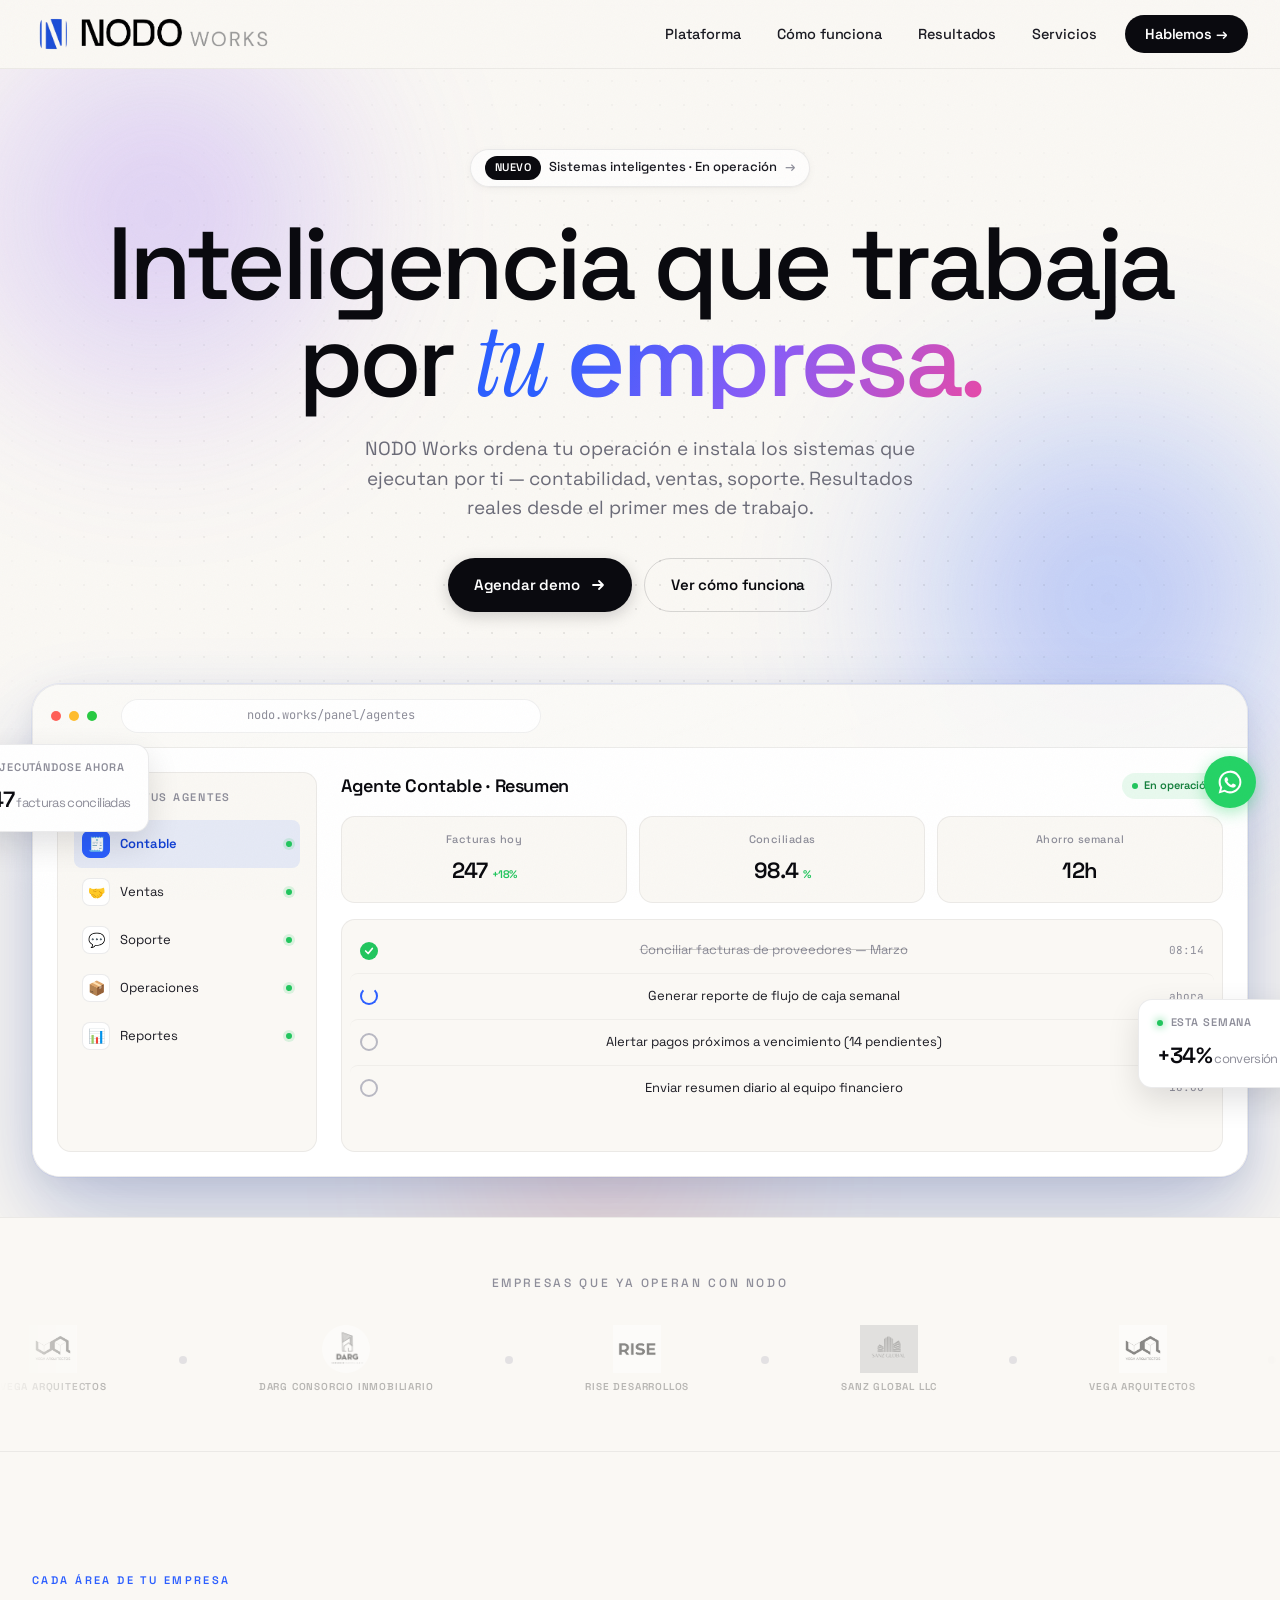
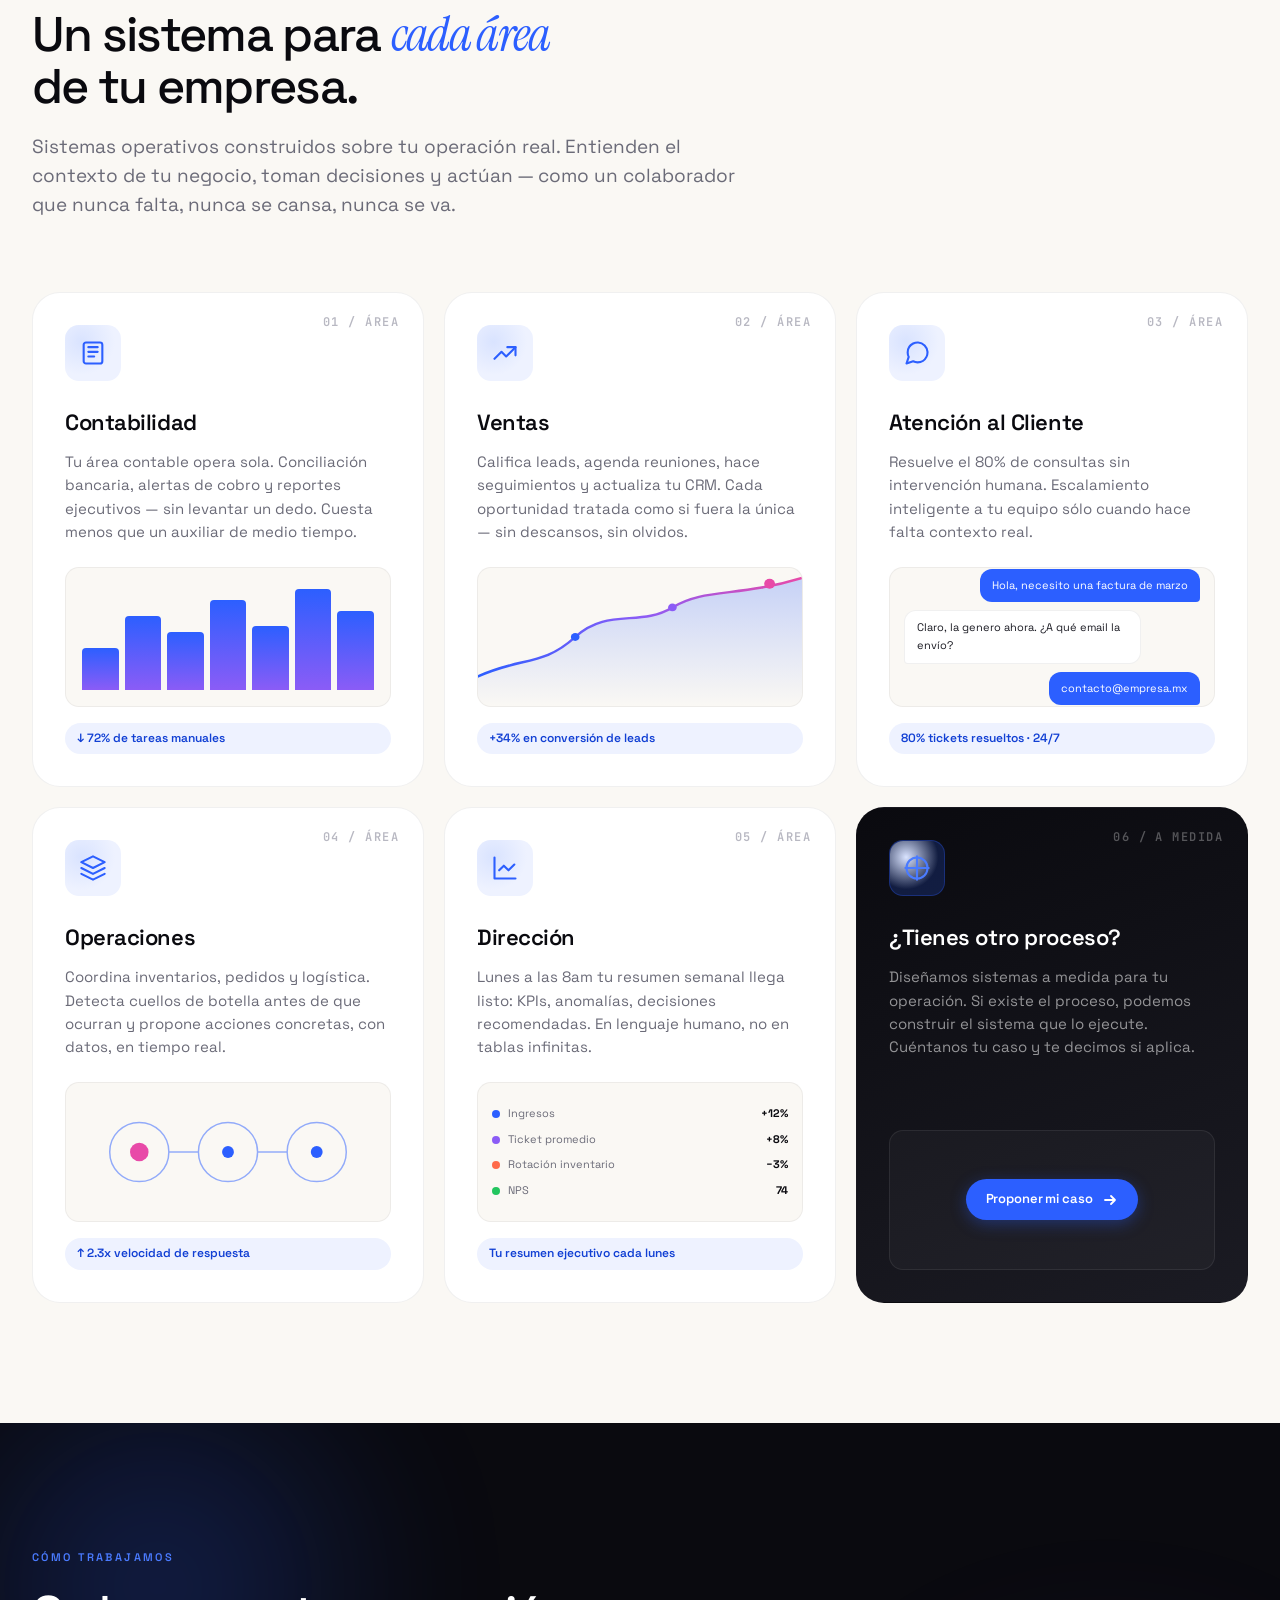
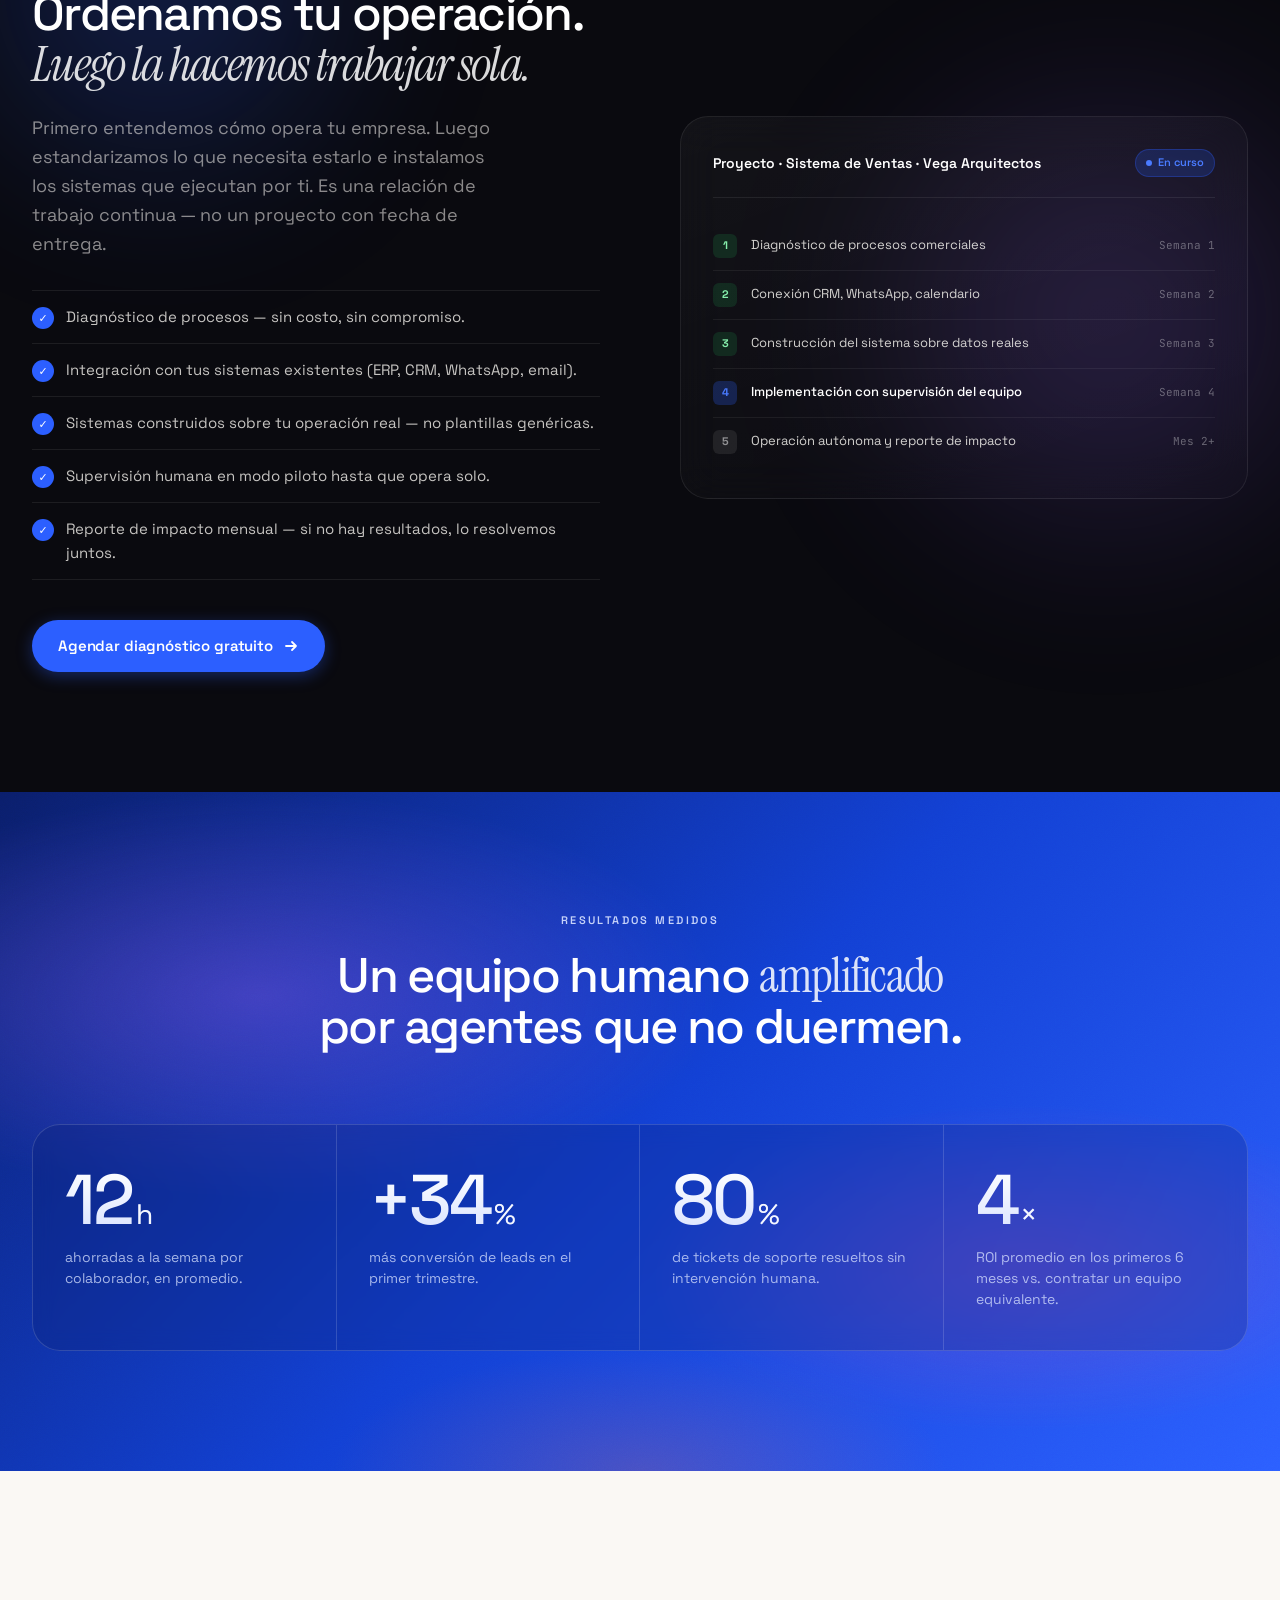
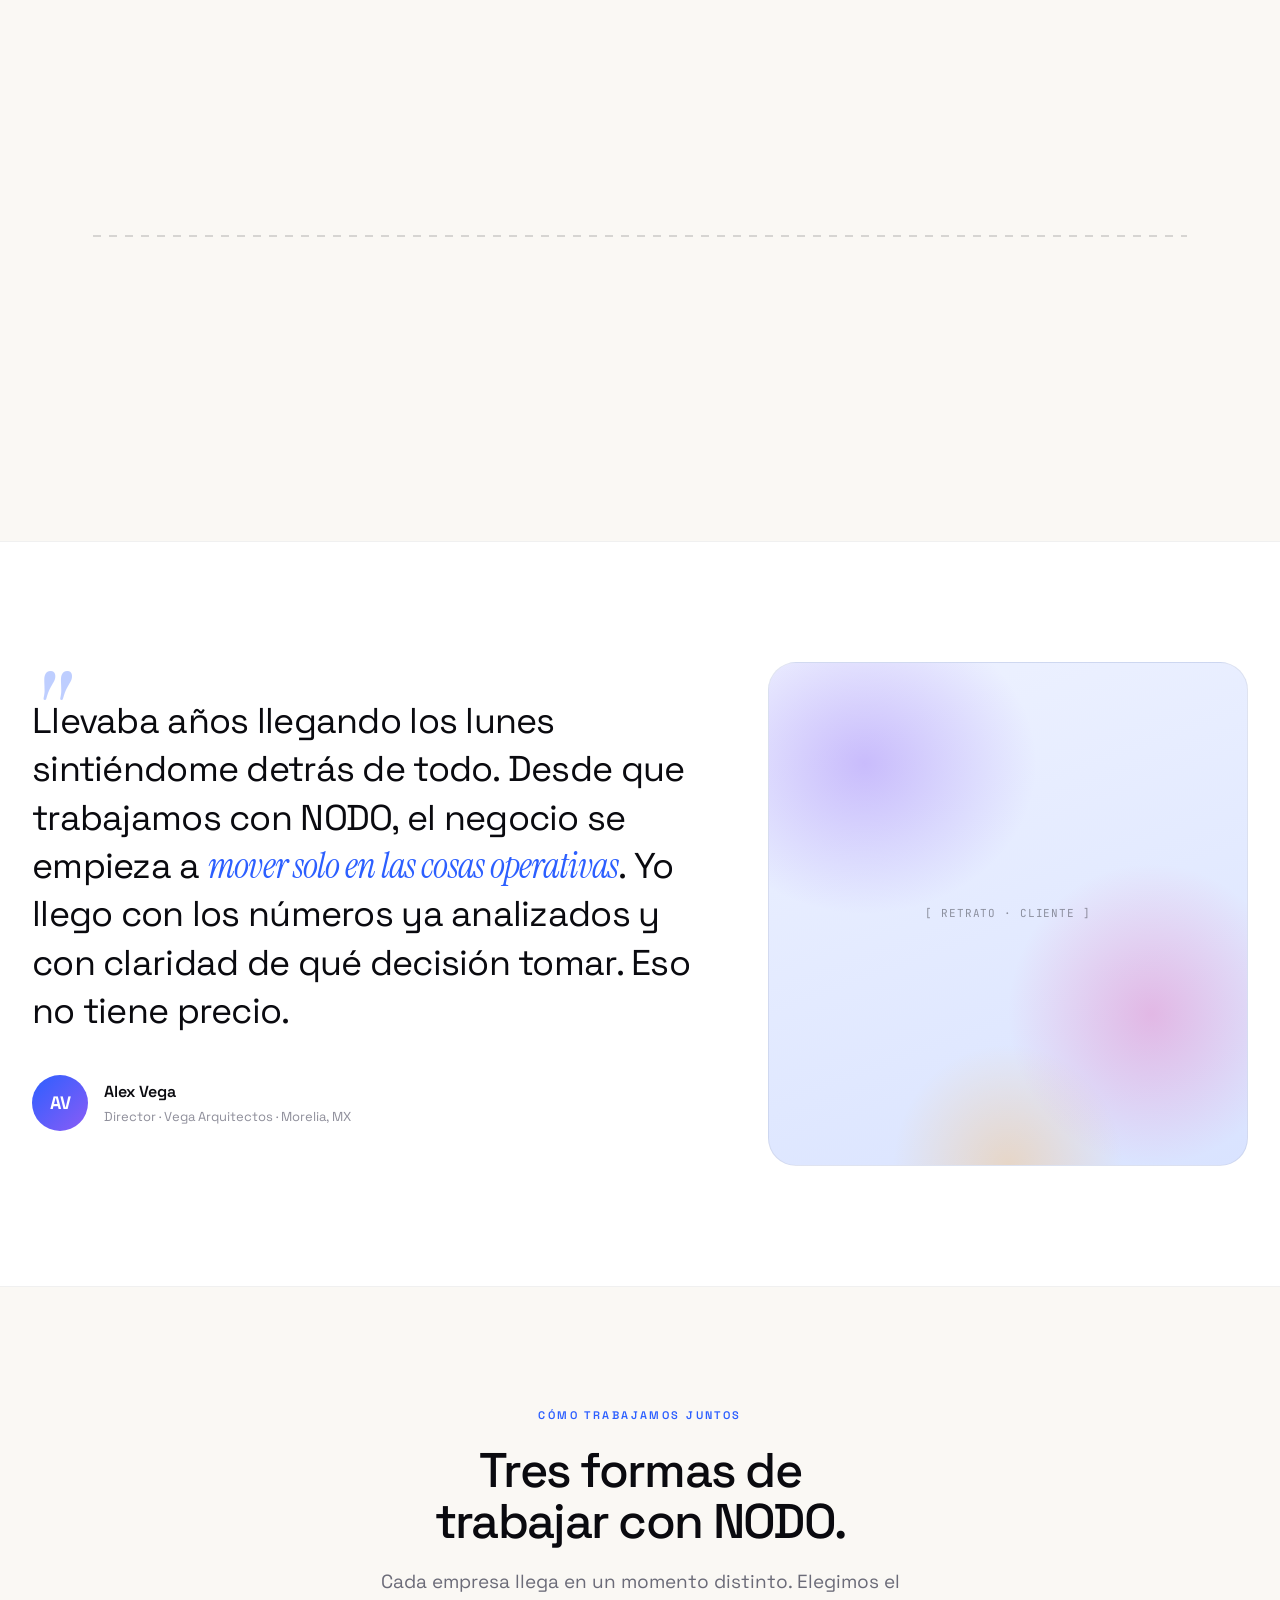
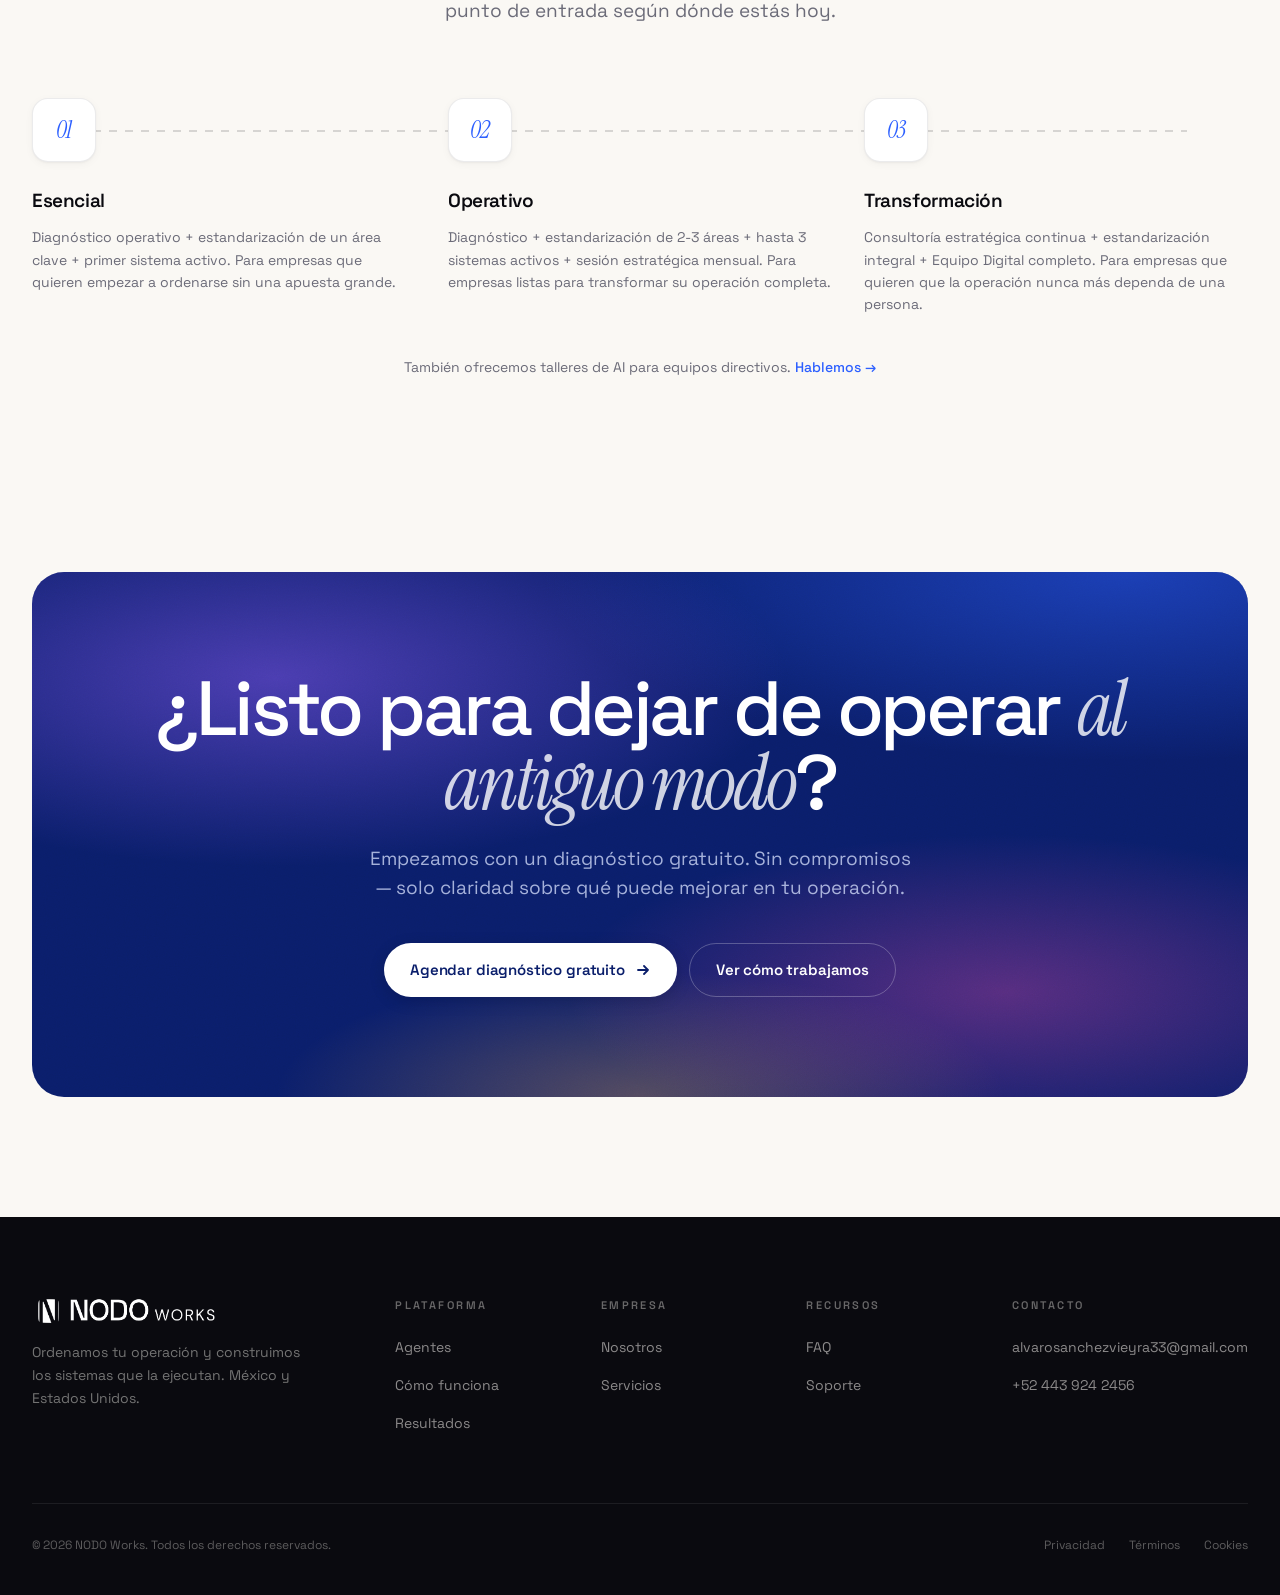
<file: index.html>
<!DOCTYPE html>
<html lang="es">
<head>
<meta charset="UTF-8" />
<meta name="viewport" content="width=device-width, initial-scale=1.0" />
<title>NODO Works — Sistemas inteligentes para tu empresa</title>
<link rel="icon" type="image/png" href="brand_assets/LOGOS/1.png" />

<link rel="preconnect" href="https://fonts.googleapis.com">
<link rel="preconnect" href="https://fonts.gstatic.com" crossorigin>
<link href="https://fonts.googleapis.com/css2?family=Space+Grotesk:wght@300;400;500;600;700&family=Instrument+Serif:ital@0;1&family=JetBrains+Mono:wght@400;500&display=swap" rel="stylesheet">

<link rel="stylesheet" href="styles.css" />
</head>
<body>

<!-- ════════════════════════════════════
     NAV
════════════════════════════════════ -->
<nav class="nav">
  <div class="nav-inner">
    <a class="nav-logo" href="#top">
      <img src="brand_assets/LOGO-PAGINA-SINFONDO.png" alt="NODO Works" style="height:36px;width:auto;display:block;" />
    </a>
    <ul class="nav-links">
      <li><a href="#agentes">Plataforma</a></li>
      <li><a href="#como">Cómo funciona</a></li>
      <li><a href="#resultados">Resultados</a></li>
      <li><a href="#tiers">Servicios</a></li>
      <li class="nav-cta-item"><a href="#cta" class="nav-cta">Hablemos →</a></li>
    </ul>
  </div>
</nav>

<!-- ════════════════════════════════════
     HERO
════════════════════════════════════ -->
<section class="hero" id="top">
  <div class="aurora">
    <div class="aurora-blob b1"></div>
    <div class="aurora-blob b2"></div>
    <div class="aurora-blob b3"></div>
  </div>
  <div class="hero-grid"></div>

  <div class="hero-inner">
    <div class="hero-badge-wrap">
      <a class="hero-badge" href="#cta">
        <span class="hero-badge-pill">NUEVO</span>
        <span>Sistemas inteligentes · En operación</span>
        <span class="hero-badge-arrow">→</span>
      </a>
    </div>

    <h1 class="display-xl hero-headline" id="heroHeadline">
      <span class="word" style="animation-delay:.1s">Inteligencia</span>
      <span class="word" style="animation-delay:.22s">que</span>
      <span class="word" style="animation-delay:.34s">trabaja</span>
      <br/>
      <span class="word" style="animation-delay:.46s">por</span>
      <span class="word accent" style="animation-delay:.58s">tu</span>
      <span class="word highlight" style="animation-delay:.70s">empresa.</span>
    </h1>

    <p class="hero-sub">
      NODO Works ordena tu operación e instala los sistemas que ejecutan por ti — contabilidad, ventas, soporte. Resultados reales desde el primer mes de trabajo.
    </p>

    <div class="hero-actions">
      <a href="#cta" class="btn btn-primary">
        Agendar demo
        <svg class="arrow" viewBox="0 0 16 16" fill="none"><path d="M3 8h10M9 4l4 4-4 4" stroke="currentColor" stroke-width="1.8" stroke-linecap="round" stroke-linejoin="round"/></svg>
      </a>
      <a href="#como" class="btn btn-ghost">Ver cómo funciona</a>
    </div>

    <!-- Product showcase mockup -->
    <div class="hero-showcase">
      <!-- Floating card 1 -->
      <div class="float-card f1">
        <div class="float-card-head"><span class="dot"></span>Ejecutándose ahora</div>
        <div class="float-card-value">247<span class="unit"> facturas conciliadas</span></div>
      </div>
      <!-- Floating card 2 -->
      <div class="float-card f2">
        <div class="float-card-head"><span class="dot" style="background:#22C55E;box-shadow:0 0 8px #22C55E"></span>Esta semana</div>
        <div class="float-card-value">+34%<span class="unit"> conversión</span></div>
      </div>

      <div class="mockup">
        <div class="mockup-chrome">
          <span class="mockup-dot"></span>
          <span class="mockup-dot"></span>
          <span class="mockup-dot"></span>
          <span class="mockup-address">nodo.works/panel/agentes</span>
        </div>
        <div class="mockup-body">
          <div class="agent-panel">
            <aside class="agent-sidebar">
              <div class="agent-sidebar-title">Tus agentes</div>
              <div class="agent-list-item active">
                <span class="agent-avatar">🧾</span>
                <span>Contable</span>
                <span class="agent-status-dot"></span>
              </div>
              <div class="agent-list-item">
                <span class="agent-avatar">🤝</span>
                <span>Ventas</span>
                <span class="agent-status-dot"></span>
              </div>
              <div class="agent-list-item">
                <span class="agent-avatar">💬</span>
                <span>Soporte</span>
                <span class="agent-status-dot"></span>
              </div>
              <div class="agent-list-item">
                <span class="agent-avatar">📦</span>
                <span>Operaciones</span>
                <span class="agent-status-dot"></span>
              </div>
              <div class="agent-list-item">
                <span class="agent-avatar">📊</span>
                <span>Reportes</span>
                <span class="agent-status-dot"></span>
              </div>
            </aside>
            <div class="agent-main">
              <div class="agent-header">
                <h3>Agente Contable · Resumen</h3>
                <span class="agent-badge"><span class="agent-badge-dot"></span>En operación</span>
              </div>
              <div class="agent-metrics">
                <div class="metric-card">
                  <div class="metric-label">Facturas hoy</div>
                  <div class="metric-value">247<span class="metric-delta">+18%</span></div>
                </div>
                <div class="metric-card">
                  <div class="metric-label">Conciliadas</div>
                  <div class="metric-value">98.4<span class="metric-delta">%</span></div>
                </div>
                <div class="metric-card">
                  <div class="metric-label">Ahorro semanal</div>
                  <div class="metric-value">12h</div>
                </div>
              </div>
              <div class="agent-tasks">
                <div class="task-row done">
                  <div class="task-check done"><svg viewBox="0 0 12 12" width="10" height="10"><path d="M2 6l3 3 5-6" stroke="white" stroke-width="2" fill="none" stroke-linecap="round" stroke-linejoin="round"/></svg></div>
                  <div class="task-text">Conciliar facturas de proveedores — Marzo</div>
                  <div class="task-time">08:14</div>
                </div>
                <div class="task-row">
                  <div class="task-check run"></div>
                  <div class="task-text">Generar reporte de flujo de caja semanal</div>
                  <div class="task-time">ahora</div>
                </div>
                <div class="task-row">
                  <div class="task-check wait"></div>
                  <div class="task-text">Alertar pagos próximos a vencimiento (14 pendientes)</div>
                  <div class="task-time">10:30</div>
                </div>
                <div class="task-row">
                  <div class="task-check wait"></div>
                  <div class="task-text">Enviar resumen diario al equipo financiero</div>
                  <div class="task-time">18:00</div>
                </div>
              </div>
            </div>
          </div>
        </div>
      </div>
    </div>
  </div>
</section>

<!-- ════════════════════════════════════
     LOGOS MARQUEE
════════════════════════════════════ -->
<div class="logos-band">
  <p class="logos-label">Empresas que ya operan con NODO</p>
  <div class="logos-marquee">
    <div class="logos-track">
      <!-- set 1 -->
      <div class="logo-item logo-item-img">
        <img src="brand_assets/CIENTES/logo-vega.png" alt="Vega Arquitectos" class="logo-img" />
        <span class="logo-name">Vega Arquitectos</span>
      </div>
      <div class="logo-item"><span class="dot"></span></div>
      <div class="logo-item logo-item-img">
        <img src="brand_assets/CIENTES/darg-consorcio.png" alt="DARG Consorcio Inmobiliario" class="logo-img" />
        <span class="logo-name">DARG Consorcio Inmobiliario</span>
      </div>
      <div class="logo-item"><span class="dot"></span></div>
      <div class="logo-item logo-item-img">
        <img src="brand_assets/CIENTES/rise.png" alt="Rise Desarrollos" class="logo-img logo-img-dark" />
        <span class="logo-name">Rise Desarrollos</span>
      </div>
      <div class="logo-item"><span class="dot"></span></div>
      <div class="logo-item logo-item-img">
        <img src="brand_assets/CIENTES/sanz-global.avif" alt="Sanz Global LLC" class="logo-img logo-img-dark" />
        <span class="logo-name">Sanz Global LLC</span>
      </div>
      <div class="logo-item"><span class="dot"></span></div>
      <!-- dup -->
      <div class="logo-item logo-item-img">
        <img src="brand_assets/CIENTES/logo-vega.png" alt="Vega Arquitectos" class="logo-img" />
        <span class="logo-name">Vega Arquitectos</span>
      </div>
      <div class="logo-item"><span class="dot"></span></div>
      <div class="logo-item logo-item-img">
        <img src="brand_assets/CIENTES/darg-consorcio.png" alt="DARG Consorcio Inmobiliario" class="logo-img" />
        <span class="logo-name">DARG Consorcio Inmobiliario</span>
      </div>
      <div class="logo-item"><span class="dot"></span></div>
      <div class="logo-item logo-item-img">
        <img src="brand_assets/CIENTES/rise.png" alt="Rise Desarrollos" class="logo-img logo-img-dark" />
        <span class="logo-name">Rise Desarrollos</span>
      </div>
      <div class="logo-item"><span class="dot"></span></div>
      <div class="logo-item logo-item-img">
        <img src="brand_assets/CIENTES/sanz-global.avif" alt="Sanz Global LLC" class="logo-img logo-img-dark" />
        <span class="logo-name">Sanz Global LLC</span>
      </div>
      <div class="logo-item"><span class="dot"></span></div>
    </div>
  </div>
</div>

<!-- ════════════════════════════════════
     AGENTES (FEATURES)
════════════════════════════════════ -->
<section class="agents-section" id="agentes">
  <div class="section">
    <div class="section-head">
      <span class="eyebrow reveal">Cada área de tu empresa</span>
      <h2 class="display-md reveal reveal-d1">Un sistema para <em style="color:var(--blue);font-style:italic;font-family:'Instrument Serif',serif;font-weight:400">cada área</em><br/>de tu empresa.</h2>
      <p class="reveal reveal-d2">Sistemas operativos construidos sobre tu operación real. Entienden el contexto de tu negocio, toman decisiones y actúan — como un colaborador que nunca falta, nunca se cansa, nunca se va.</p>
    </div>

    <div class="agents-grid">
      <!-- Contabilidad -->
      <div class="agent-card reveal">
        <span class="agent-card-number">01 / ÁREA</span>
        <div class="agent-card-icon-wrap">
          <svg viewBox="0 0 24 24" fill="none" stroke="currentColor" stroke-width="1.8" stroke-linecap="round" stroke-linejoin="round">
            <rect x="4" y="3" width="16" height="18" rx="2"/>
            <path d="M8 7h8M8 11h8M8 15h5"/>
          </svg>
        </div>
        <h3>Contabilidad</h3>
        <p>Tu área contable opera sola. Conciliación bancaria, alertas de cobro y reportes ejecutivos — sin levantar un dedo. Cuesta menos que un auxiliar de medio tiempo.</p>
        <div class="agent-card-viz">
          <div class="viz-bars">
            <div class="bar"></div><div class="bar"></div><div class="bar"></div>
            <div class="bar"></div><div class="bar"></div><div class="bar"></div>
            <div class="bar"></div>
          </div>
        </div>
        <div class="stat-chip">↓ 72% de tareas manuales</div>
      </div>

      <!-- Ventas -->
      <div class="agent-card reveal reveal-d1">
        <span class="agent-card-number">02 / ÁREA</span>
        <div class="agent-card-icon-wrap">
          <svg viewBox="0 0 24 24" fill="none" stroke="currentColor" stroke-width="1.8" stroke-linecap="round" stroke-linejoin="round">
            <path d="M3 17l6-6 4 4 8-8"/>
            <path d="M14 7h7v7"/>
          </svg>
        </div>
        <h3>Ventas</h3>
        <p>Califica leads, agenda reuniones, hace seguimientos y actualiza tu CRM. Cada oportunidad tratada como si fuera la única — sin descansos, sin olvidos.</p>
        <div class="agent-card-viz">
          <svg viewBox="0 0 300 140" preserveAspectRatio="none" style="width:100%;height:100%">
            <defs>
              <linearGradient id="lineGrad" x1="0" y1="0" x2="1" y2="0">
                <stop offset="0%" stop-color="#2C5FFF"/>
                <stop offset="50%" stop-color="#8B5CF6"/>
                <stop offset="100%" stop-color="#E84AA8"/>
              </linearGradient>
              <linearGradient id="fillGrad" x1="0" y1="0" x2="0" y2="1">
                <stop offset="0%" stop-color="#2C5FFF" stop-opacity=".25"/>
                <stop offset="100%" stop-color="#2C5FFF" stop-opacity="0"/>
              </linearGradient>
            </defs>
            <path d="M0,110 C40,90 60,100 90,70 C120,40 150,60 180,40 C210,20 240,30 300,10 L300,140 L0,140 Z" fill="url(#fillGrad)"/>
            <path d="M0,110 C40,90 60,100 90,70 C120,40 150,60 180,40 C210,20 240,30 300,10" fill="none" stroke="url(#lineGrad)" stroke-width="2.5" stroke-linecap="round"/>
            <circle cx="90" cy="70" r="4" fill="#2C5FFF"/>
            <circle cx="180" cy="40" r="4" fill="#8B5CF6"/>
            <circle cx="270" cy="16" r="5" fill="#E84AA8"/>
          </svg>
        </div>
        <div class="stat-chip">+34% en conversión de leads</div>
      </div>

      <!-- Atención al Cliente -->
      <div class="agent-card reveal reveal-d2">
        <span class="agent-card-number">03 / ÁREA</span>
        <div class="agent-card-icon-wrap">
          <svg viewBox="0 0 24 24" fill="none" stroke="currentColor" stroke-width="1.8" stroke-linecap="round" stroke-linejoin="round">
            <path d="M21 11.5a8.38 8.38 0 0 1-.9 3.8 8.5 8.5 0 0 1-7.6 4.7 8.38 8.38 0 0 1-3.8-.9L3 21l1.9-5.7a8.38 8.38 0 0 1-.9-3.8 8.5 8.5 0 0 1 4.7-7.6 8.38 8.38 0 0 1 3.8-.9h.5a8.48 8.48 0 0 1 8 8v.5z"/>
          </svg>
        </div>
        <h3>Atención al Cliente</h3>
        <p>Resuelve el 80% de consultas sin intervención humana. Escalamiento inteligente a tu equipo sólo cuando hace falta contexto real.</p>
        <div class="agent-card-viz">
          <div class="viz-stream">
            <div class="msg-bubble user">Hola, necesito una factura de marzo</div>
            <div class="msg-bubble agent">Claro, la genero ahora. ¿A qué email la envío?</div>
            <div class="msg-bubble user">contacto@empresa.mx</div>
          </div>
        </div>
        <div class="stat-chip">80% tickets resueltos · 24/7</div>
      </div>

      <!-- Operaciones -->
      <div class="agent-card reveal">
        <span class="agent-card-number">04 / ÁREA</span>
        <div class="agent-card-icon-wrap">
          <svg viewBox="0 0 24 24" fill="none" stroke="currentColor" stroke-width="1.8" stroke-linecap="round" stroke-linejoin="round">
            <path d="M12 2L2 7l10 5 10-5-10-5z"/>
            <path d="M2 17l10 5 10-5M2 12l10 5 10-5"/>
          </svg>
        </div>
        <h3>Operaciones</h3>
        <p>Coordina inventarios, pedidos y logística. Detecta cuellos de botella antes de que ocurran y propone acciones concretas, con datos, en tiempo real.</p>
        <div class="agent-card-viz">
          <svg viewBox="0 0 300 140" style="width:100%;height:100%">
            <g fill="none" stroke="#2C5FFF" stroke-width="1.5" opacity=".5">
              <circle cx="60" cy="70" r="30"/>
              <circle cx="150" cy="70" r="30"/>
              <circle cx="240" cy="70" r="30"/>
              <line x1="90" y1="70" x2="120" y2="70"/>
              <line x1="180" y1="70" x2="210" y2="70"/>
            </g>
            <g fill="#2C5FFF">
              <circle cx="60" cy="70" r="6"/>
              <circle cx="150" cy="70" r="6"/>
              <circle cx="240" cy="70" r="6"/>
            </g>
            <g fill="#E84AA8"><circle cx="60" cy="70" r="3"><animate attributeName="r" values="3;10;3" dur="2s" repeatCount="indefinite"/></circle></g>
          </svg>
        </div>
        <div class="stat-chip">↑ 2.3x velocidad de respuesta</div>
      </div>

      <!-- Dirección -->
      <div class="agent-card reveal reveal-d1">
        <span class="agent-card-number">05 / ÁREA</span>
        <div class="agent-card-icon-wrap">
          <svg viewBox="0 0 24 24" fill="none" stroke="currentColor" stroke-width="1.8" stroke-linecap="round" stroke-linejoin="round">
            <path d="M3 3v18h18"/>
            <path d="M7 14l4-4 4 4 5-5"/>
          </svg>
        </div>
        <h3>Dirección</h3>
        <p>Lunes a las 8am tu resumen semanal llega listo: KPIs, anomalías, decisiones recomendadas. En lenguaje humano, no en tablas infinitas.</p>
        <div class="agent-card-viz" style="padding:14px">
          <div style="display:flex;flex-direction:column;gap:8px;height:100%;justify-content:center;">
            <div style="display:flex;align-items:center;gap:8px;font-size:11px;color:var(--gray-6)">
              <span style="width:8px;height:8px;border-radius:50%;background:var(--blue)"></span>
              <span style="flex:1">Ingresos</span><strong style="color:var(--ink)">+12%</strong>
            </div>
            <div style="display:flex;align-items:center;gap:8px;font-size:11px;color:var(--gray-6)">
              <span style="width:8px;height:8px;border-radius:50%;background:var(--aurora-violet)"></span>
              <span style="flex:1">Ticket promedio</span><strong style="color:var(--ink)">+8%</strong>
            </div>
            <div style="display:flex;align-items:center;gap:8px;font-size:11px;color:var(--gray-6)">
              <span style="width:8px;height:8px;border-radius:50%;background:var(--aurora-coral)"></span>
              <span style="flex:1">Rotación inventario</span><strong style="color:var(--ink)">−3%</strong>
            </div>
            <div style="display:flex;align-items:center;gap:8px;font-size:11px;color:var(--gray-6)">
              <span style="width:8px;height:8px;border-radius:50%;background:#22C55E"></span>
              <span style="flex:1">NPS</span><strong style="color:var(--ink)">74</strong>
            </div>
          </div>
        </div>
        <div class="stat-chip">Tu resumen ejecutivo cada lunes</div>
      </div>

      <!-- Agente personalizado -->
      <div class="agent-card reveal reveal-d2" style="background:linear-gradient(160deg,var(--ink),var(--ink-soft));color:var(--white);border-color:transparent;">
        <span class="agent-card-number" style="color:rgba(255,255,255,.3)">06 / A MEDIDA</span>
        <div class="agent-card-icon-wrap" style="background:rgba(44,95,255,.2);border:1px solid rgba(44,95,255,.3)">
          <svg viewBox="0 0 24 24" fill="none" stroke="var(--blue-vivid)" stroke-width="1.8" stroke-linecap="round" stroke-linejoin="round">
            <path d="M12 2v20M2 12h20"/>
            <circle cx="12" cy="12" r="9"/>
          </svg>
        </div>
        <h3 style="color:white">¿Tienes otro proceso?</h3>
        <p style="color:rgba(255,255,255,.55)">Diseñamos sistemas a medida para tu operación. Si existe el proceso, podemos construir el sistema que lo ejecute. Cuéntanos tu caso y te decimos si aplica.</p>
        <div class="agent-card-viz" style="background:rgba(255,255,255,.03);border-color:rgba(255,255,255,.08);display:flex;align-items:center;justify-content:center;">
          <a href="#cta" class="btn btn-blue" style="padding:10px 20px;font-size:13px">
            Proponer mi caso
            <svg class="arrow" viewBox="0 0 16 16" fill="none"><path d="M3 8h10M9 4l4 4-4 4" stroke="currentColor" stroke-width="1.8" stroke-linecap="round" stroke-linejoin="round"/></svg>
          </a>
        </div>
      </div>
    </div>
  </div>
</section>

<!-- ════════════════════════════════════
     SPLIT DARK — WORKFLOW
════════════════════════════════════ -->
<section class="split-dark" id="como">
  <div class="aurora">
    <div class="aurora-blob b1" style="background:radial-gradient(circle, var(--blue) , transparent 70%);opacity:.3"></div>
    <div class="aurora-blob b2" style="background:radial-gradient(circle, var(--aurora-violet), transparent 70%);opacity:.25"></div>
  </div>
  <div class="split-dark-inner">
    <div class="reveal">
      <span class="eyebrow">Cómo trabajamos</span>
      <h2 class="display-md">Ordenamos tu operación.<br/><em style="font-family:'Instrument Serif',serif;font-style:italic;font-weight:400;color:rgba(255,255,255,.85)">Luego la hacemos trabajar sola.</em></h2>
      <p>Primero entendemos cómo opera tu empresa. Luego estandarizamos lo que necesita estarlo e instalamos los sistemas que ejecutan por ti. Es una relación de trabajo continua — no un proyecto con fecha de entrega.</p>
      <ul class="feature-list">
        <li><span class="feature-list-check">✓</span>Diagnóstico de procesos — sin costo, sin compromiso.</li>
        <li><span class="feature-list-check">✓</span>Integración con tus sistemas existentes (ERP, CRM, WhatsApp, email).</li>
        <li><span class="feature-list-check">✓</span>Sistemas construidos sobre tu operación real — no plantillas genéricas.</li>
        <li><span class="feature-list-check">✓</span>Supervisión humana en modo piloto hasta que opera solo.</li>
        <li><span class="feature-list-check">✓</span>Reporte de impacto mensual — si no hay resultados, lo resolvemos juntos.</li>
      </ul>
      <a href="https://wa.me/524439242456" target="_blank" rel="noopener" class="btn btn-blue">
        Agendar diagnóstico gratuito
        <svg class="arrow" viewBox="0 0 16 16" fill="none"><path d="M3 8h10M9 4l4 4-4 4" stroke="currentColor" stroke-width="1.8" stroke-linecap="round" stroke-linejoin="round"/></svg>
      </a>
    </div>

    <div class="workflow-viz reveal reveal-d2">
      <div class="workflow-header">
        <div class="workflow-title">Proyecto · Sistema de Ventas · Vega Arquitectos</div>
        <div class="workflow-status"><span class="dot"></span>En curso</div>
      </div>
      <div class="workflow-step done">
        <div class="workflow-step-num">1</div>
        <div class="workflow-step-text">Diagnóstico de procesos comerciales</div>
        <div class="workflow-step-time">Semana 1</div>
      </div>
      <div class="workflow-step done">
        <div class="workflow-step-num">2</div>
        <div class="workflow-step-text">Conexión CRM, WhatsApp, calendario</div>
        <div class="workflow-step-time">Semana 2</div>
      </div>
      <div class="workflow-step done">
        <div class="workflow-step-num">3</div>
        <div class="workflow-step-text">Construcción del sistema sobre datos reales</div>
        <div class="workflow-step-time">Semana 3</div>
      </div>
      <div class="workflow-step active">
        <div class="workflow-step-num">4</div>
        <div class="workflow-step-text">Implementación con supervisión del equipo</div>
        <div class="workflow-step-time">Semana 4</div>
      </div>
      <div class="workflow-step">
        <div class="workflow-step-num">5</div>
        <div class="workflow-step-text">Operación autónoma y reporte de impacto</div>
        <div class="workflow-step-time">Mes 2+</div>
      </div>
    </div>
  </div>
</section>

<!-- ════════════════════════════════════
     STATS BAND
════════════════════════════════════ -->
<section class="stats-band" id="resultados">
  <div class="stats-inner">
    <div class="stats-heading reveal">
      <span class="eyebrow">Resultados medidos</span>
      <h2 class="display-md">Un equipo humano <em>amplificado</em><br/>por agentes que no duermen.</h2>
    </div>
    <div class="stats-grid reveal reveal-d1">
      <div class="stat-item">
        <div class="stat-num" data-count="12">12<span class="unit">h</span></div>
        <div class="stat-desc">ahorradas a la semana por colaborador, en promedio.</div>
      </div>
      <div class="stat-item">
        <div class="stat-num" data-count="34">+34<span class="unit">%</span></div>
        <div class="stat-desc">más conversión de leads en el primer trimestre.</div>
      </div>
      <div class="stat-item">
        <div class="stat-num" data-count="80">80<span class="unit">%</span></div>
        <div class="stat-desc">de tickets de soporte resueltos sin intervención humana.</div>
      </div>
      <div class="stat-item">
        <div class="stat-num">4<span class="unit">×</span></div>
        <div class="stat-desc">ROI promedio en los primeros 6 meses vs. contratar un equipo equivalente.</div>
      </div>
    </div>
  </div>
</section>

<!-- ════════════════════════════════════
     HOW IT WORKS — TIMELINE
════════════════════════════════════ -->
<section class="how-section">
  <div class="section">
    <div class="section-head centered">
      <span class="eyebrow reveal">El proceso</span>
      <h2 class="display-md reveal reveal-d1">Cuatro pasos.<br/>Cero ambigüedad.</h2>
    </div>

    <div class="how-timeline">
      <div class="how-step reveal">
        <div class="how-step-num">01</div>
        <h4>Descubrimiento</h4>
        <p>Nos sentamos contigo, mapeamos procesos y encontramos dónde hay fricción que un agente puede resolver. Sin humo.</p>
      </div>
      <div class="how-step reveal reveal-d1">
        <div class="how-step-num">02</div>
        <h4>Diseño del sistema</h4>
        <p>Definimos qué se estandariza primero, qué sistemas se instalan y cómo se conectan con las herramientas que ya usas en tu día a día.</p>
      </div>
      <div class="how-step reveal reveal-d2">
        <div class="how-step-num">03</div>
        <h4>Implementación supervisada</h4>
        <p>El sistema opera acompañado por tu equipo. Afinamos reglas, excepciones y flujos hasta que funciona como un colaborador experto.</p>
      </div>
      <div class="how-step reveal reveal-d3">
        <div class="how-step-num">04</div>
        <h4>Operación continua</h4>
        <p>Se queda trabajando para ti. Reportamos ahorro e impacto cada mes. Añadimos agentes nuevos cuando estás listo.</p>
      </div>
    </div>
  </div>
</section>

<!-- ════════════════════════════════════
     TESTIMONIAL
════════════════════════════════════ -->
<section class="testimonial" id="historias">
  <div class="testimonial-inner">
    <div class="reveal">
      <p class="testimonial-quote">
        Llevaba años llegando los lunes sintiéndome detrás de todo. Desde que trabajamos con NODO, el negocio se empieza a <em>mover solo en las cosas operativas</em>. Yo llego con los números ya analizados y con claridad de qué decisión tomar. Eso no tiene precio.
      </p>
      <div class="testimonial-author">
        <div class="testimonial-avatar">AV</div>
        <div class="testimonial-author-info">
          <h5>Alex Vega</h5>
          <p>Director · Vega Arquitectos · Morelia, MX</p>
        </div>
      </div>
    </div>
    <div class="testimonial-visual reveal reveal-d2">
      <div class="testimonial-visual-placeholder">[ RETRATO · CLIENTE ]</div>
    </div>
  </div>
</section>

<!-- ════════════════════════════════════
     TIERS
════════════════════════════════════ -->
<section class="how-section" id="tiers">
  <div class="section">
    <div class="section-head centered">
      <span class="eyebrow reveal">Cómo trabajamos juntos</span>
      <h2 class="display-md reveal reveal-d1">Tres formas de<br/>trabajar con NODO.</h2>
      <p class="reveal reveal-d2" style="max-width:540px;margin:0 auto 56px;">Cada empresa llega en un momento distinto. Elegimos el punto de entrada según dónde estás hoy.</p>
    </div>
    <div class="how-timeline" style="grid-template-columns:repeat(3,1fr);">
      <div class="how-step reveal">
        <div class="how-step-num">01</div>
        <h4>Esencial</h4>
        <p>Diagnóstico operativo + estandarización de un área clave + primer sistema activo. Para empresas que quieren empezar a ordenarse sin una apuesta grande.</p>
      </div>
      <div class="how-step reveal reveal-d1">
        <div class="how-step-num">02</div>
        <h4>Operativo</h4>
        <p>Diagnóstico + estandarización de 2-3 áreas + hasta 3 sistemas activos + sesión estratégica mensual. Para empresas listas para transformar su operación completa.</p>
      </div>
      <div class="how-step reveal reveal-d2">
        <div class="how-step-num">03</div>
        <h4>Transformación</h4>
        <p>Consultoría estratégica continua + estandarización integral + Equipo Digital completo. Para empresas que quieren que la operación nunca más dependa de una persona.</p>
      </div>
    </div>
    <p class="reveal" style="text-align:center;margin-top:40px;font-size:14px;color:var(--gray-6);">
      También ofrecemos talleres de AI para equipos directivos. <a href="#cta" style="color:var(--blue);text-decoration:none;font-weight:500;">Hablemos →</a>
    </p>
  </div>
</section>


<!-- ════════════════════════════════════
     CTA BIG
════════════════════════════════════ -->
<section class="cta-big" id="cta">
  <div class="cta-card reveal">
    <h2>¿Listo para dejar de operar <em>al antiguo modo</em>?</h2>
    <p>Empezamos con un diagnóstico gratuito. Sin compromisos — solo claridad sobre qué puede mejorar en tu operación.</p>
    <div class="cta-card-actions">
      <a href="https://wa.me/524439242456" target="_blank" rel="noopener" class="btn btn-white">
        Agendar diagnóstico gratuito
        <svg class="arrow" viewBox="0 0 16 16" fill="none"><path d="M3 8h10M9 4l4 4-4 4" stroke="currentColor" stroke-width="1.8" stroke-linecap="round" stroke-linejoin="round"/></svg>
      </a>
      <a href="#tiers" class="btn btn-outline-light">Ver cómo trabajamos</a>
    </div>
  </div>
</section>

<!-- ════════════════════════════════════
     FOOTER
════════════════════════════════════ -->
<footer>
  <div class="footer-inner">
    <div class="footer-top">
      <div class="footer-brand">
        <a class="footer-logo" href="/">
          <img src="brand_assets/LOGO-PAGINA-SINFONDO.png" alt="NODO Works" style="height:28px;width:auto;display:block;filter:brightness(0) invert(1);" />
        </a>
        <p>Ordenamos tu operación y construimos los sistemas que la ejecutan. México y Estados Unidos.</p>
      </div>
      <div>
        <div class="footer-col-title">Plataforma</div>
        <ul class="footer-links">
          <li><a href="#agentes">Agentes</a></li>
          <li><a href="#como">Cómo funciona</a></li>
          <li><a href="#resultados">Resultados</a></li>
        </ul>
      </div>
      <div>
        <div class="footer-col-title">Empresa</div>
        <ul class="footer-links">
          <li><a href="/nosotros">Nosotros</a></li>
          <li><a href="#tiers">Servicios</a></li>
        </ul>
      </div>
      <div>
        <div class="footer-col-title">Recursos</div>
        <ul class="footer-links">
          <li><a href="/faq">FAQ</a></li>
          <li><a href="https://wa.me/524439242456" target="_blank" rel="noopener">Soporte</a></li>
        </ul>
      </div>
      <div>
        <div class="footer-col-title">Contacto</div>
        <ul class="footer-links">
          <li><a href="mailto:alvarosanchezvieyra33@gmail.com">alvarosanchezvieyra33@gmail.com</a></li>
          <li><a href="https://wa.me/524439242456">+52 443 924 2456</a></li>
        </ul>
      </div>
    </div>
    <div class="footer-bottom">
      <div>© 2026 NODO Works. Todos los derechos reservados.</div>
      <div style="display:flex;gap:24px">
        <a href="/legal">Privacidad</a>
        <a href="/legal#terminos">Términos</a>
        <a href="/legal">Cookies</a>
      </div>
    </div>
  </div>
</footer>

<!-- WhatsApp FAB -->
<a href="https://wa.me/524439242456" target="_blank" rel="noopener" class="whatsapp-fab" aria-label="WhatsApp">
  <svg viewBox="0 0 32 32" fill="currentColor"><path d="M25.9 6.1A13.9 13.9 0 0 0 16 2C8.3 2 2 8.3 2 16c0 2.5.6 4.8 1.8 7L2 30l7.2-1.9A14 14 0 0 0 16 30c7.7 0 14-6.3 14-14 0-3.7-1.5-7.3-4.1-9.9zM16 27.5c-2.1 0-4.2-.6-6-1.7l-.4-.2-4.3 1.1 1.2-4.2-.3-.5A11.5 11.5 0 0 1 4.5 16c0-6.3 5.1-11.5 11.5-11.5 3.1 0 6 1.2 8.2 3.4a11.5 11.5 0 0 1 3.4 8.1c0 6.3-5.2 11.5-11.6 11.5zm6.3-8.6c-.3-.2-2-1-2.3-1.1-.3-.1-.5-.2-.8.2-.2.3-.9 1.1-1.1 1.3-.2.2-.4.2-.7.1-.3-.2-1.4-.5-2.7-1.6-1-.9-1.7-2-1.9-2.3-.2-.3 0-.5.1-.7l.5-.5c.2-.2.2-.3.4-.5.1-.2.1-.4 0-.5 0-.1-.8-1.8-1-2.5-.3-.7-.6-.6-.8-.6-.2 0-.4 0-.6 0-.2 0-.6.1-.9.4-.3.3-1.2 1.1-1.2 2.8s1.2 3.3 1.4 3.5c.2.2 2.4 3.7 5.9 5.2.8.3 1.4.5 1.9.7.8.2 1.5.2 2.1.1.7-.1 2-.8 2.3-1.6.3-.8.3-1.4.2-1.6-.1-.1-.3-.2-.6-.3z"/></svg>
</a>

<!-- Tweaks toggle & panel -->
<button class="tweaks-toggle" id="tweaksToggle" aria-label="Tweaks">
  <svg width="20" height="20" viewBox="0 0 24 24" fill="none" stroke="currentColor" stroke-width="2" stroke-linecap="round" stroke-linejoin="round">
    <circle cx="12" cy="12" r="3"/>
    <path d="M19.4 15a1.65 1.65 0 0 0 .33 1.82l.06.06a2 2 0 1 1-2.83 2.83l-.06-.06a1.65 1.65 0 0 0-1.82-.33 1.65 1.65 0 0 0-1 1.51V21a2 2 0 0 1-4 0v-.09A1.65 1.65 0 0 0 9 19.4a1.65 1.65 0 0 0-1.82.33l-.06.06a2 2 0 1 1-2.83-2.83l.06-.06a1.65 1.65 0 0 0 .33-1.82 1.65 1.65 0 0 0-1.51-1H3a2 2 0 0 1 0-4h.09A1.65 1.65 0 0 0 4.6 9a1.65 1.65 0 0 0-.33-1.82l-.06-.06a2 2 0 1 1 2.83-2.83l.06.06a1.65 1.65 0 0 0 1.82.33H9a1.65 1.65 0 0 0 1-1.51V3a2 2 0 0 1 4 0v.09a1.65 1.65 0 0 0 1 1.51 1.65 1.65 0 0 0 1.82-.33l.06-.06a2 2 0 1 1 2.83 2.83l-.06.06a1.65 1.65 0 0 0-.33 1.82V9a1.65 1.65 0 0 0 1.51 1H21a2 2 0 0 1 0 4h-.09a1.65 1.65 0 0 0-1.51 1z"/>
  </svg>
</button>

<div class="tweaks-panel" id="tweaksPanel">
  <div class="tweaks-head">
    <h4>Tweaks</h4>
    <button id="tweaksClose">×</button>
  </div>
  <div class="tweaks-body">
    <div class="tweak-group">
      <span class="tweak-label">Hero variant</span>
      <div class="tweak-options" data-tweak="hero">
        <button class="tweak-opt active" data-value="default">Split — asymmetric</button>
        <button class="tweak-opt" data-value="centered">Centered</button>
      </div>
    </div>
    <div class="tweak-group">
      <span class="tweak-label">Color principal</span>
      <div class="tweak-swatches" data-tweak="theme">
        <div class="tweak-swatch active" data-value="blue" style="background:#2C5FFF"></div>
        <div class="tweak-swatch" data-value="violet" style="background:#6D4AFF"></div>
        <div class="tweak-swatch" data-value="teal" style="background:#00A3A3"></div>
        <div class="tweak-swatch" data-value="midnight" style="background:#050514"></div>
      </div>
    </div>
    <div class="tweak-group">
      <span class="tweak-label">Densidad</span>
      <div class="tweak-options" data-tweak="density">
        <button class="tweak-opt" data-value="dense">Dense</button>
        <button class="tweak-opt active" data-value="default">Default</button>
        <button class="tweak-opt" data-value="airy">Airy</button>
      </div>
    </div>
    <div class="tweak-group">
      <span class="tweak-label">Aurora</span>
      <div class="tweak-options" data-tweak="aurora">
        <button class="tweak-opt active" data-value="on">On</button>
        <button class="tweak-opt" data-value="off">Off</button>
      </div>
    </div>
    <div class="tweak-group">
      <span class="tweak-label">Badge headline</span>
      <div class="tweak-options" data-tweak="badge">
        <button class="tweak-opt active" data-value="nuevo">NUEVO · NODO Lab</button>
        <button class="tweak-opt" data-value="evento">NODO GO 2026</button>
        <button class="tweak-opt" data-value="ai">AI · Ya disponible</button>
      </div>
    </div>
    <div class="tweak-group">
      <span class="tweak-label">Stat highlight</span>
      <div class="tweak-options" data-tweak="accent">
        <button class="tweak-opt active" data-value="violet">Aurora violet</button>
        <button class="tweak-opt" data-value="coral">Aurora coral</button>
        <button class="tweak-opt" data-value="cyan">Aurora cyan</button>
      </div>
    </div>
  </div>
</div>

<script>
/* Intersection reveal */
const io = new IntersectionObserver((entries) => {
  entries.forEach(e => {
    if (e.isIntersecting) {
      e.target.classList.add('visible');
      io.unobserve(e.target);
    }
  });
}, { threshold: 0.15 });
document.querySelectorAll('.reveal').forEach(el => io.observe(el));

/* Count-up stats */
const countObs = new IntersectionObserver((entries) => {
  entries.forEach(e => {
    if (e.isIntersecting) {
      const el = e.target;
      const target = parseInt(el.dataset.count, 10);
      const unit = el.querySelector('.unit')?.outerHTML || '';
      const prefix = el.textContent.trim().startsWith('+') ? '+' : '';
      let start = 0;
      const dur = 1400;
      const t0 = performance.now();
      const tick = (now) => {
        const p = Math.min(1, (now - t0) / dur);
        const eased = 1 - Math.pow(1 - p, 3);
        const val = Math.round(start + (target - start) * eased);
        el.innerHTML = prefix + val + unit;
        if (p < 1) requestAnimationFrame(tick);
      };
      requestAnimationFrame(tick);
      countObs.unobserve(el);
    }
  });
}, { threshold: 0.5 });
document.querySelectorAll('.stat-num[data-count]').forEach(el => countObs.observe(el));

/* Edit-mode defaults */
const TWEAK_DEFAULTS = /*EDITMODE-BEGIN*/{
  "hero": "centered",
  "theme": "blue",
  "density": "default",
  "aurora": "on",
  "badge": "nuevo",
  "accent": "violet"
}/*EDITMODE-END*/;

const state = { ...TWEAK_DEFAULTS };

function applyState() {
  document.body.classList.toggle('hero-centered', state.hero === 'centered');
  document.body.classList.remove('theme-violet','theme-teal','theme-midnight');
  if (state.theme && state.theme !== 'blue') document.body.classList.add('theme-' + state.theme);
  document.body.classList.toggle('dense', state.density === 'dense');
  document.body.classList.toggle('airy', state.density === 'airy');
  document.body.classList.toggle('aurora-off', state.aurora === 'off');

  // Badge content
  const badge = document.querySelector('.hero-badge');
  if (badge) {
    const cfg = {
      nuevo: { pill: 'NUEVO', text: 'Sistemas inteligentes · En operación' },
      evento: { pill: 'EVENTO', text: 'NODO GO 2026 · Registro abierto' },
      ai:    { pill: 'AI', text: 'Sistemas inteligentes · En operación' },
    }[state.badge] || {};
    badge.querySelector('.hero-badge-pill').textContent = cfg.pill;
    badge.querySelector('span:nth-child(2)').textContent = cfg.text;
  }

  // Accent for stat aurora
  const accents = { violet: '#8B5CF6', coral: '#FF6B4A', cyan: '#4AD4FF' };
  document.documentElement.style.setProperty('--accent-dynamic', accents[state.accent] || accents.violet);

  // sync UI
  document.querySelectorAll('[data-tweak]').forEach(group => {
    const key = group.dataset.tweak;
    group.querySelectorAll('[data-value]').forEach(btn => {
      btn.classList.toggle('active', btn.dataset.value === state[key]);
    });
  });
}
applyState();

/* Tweaks UI */
const toggleBtn = document.getElementById('tweaksToggle');
const panel = document.getElementById('tweaksPanel');
const closeBtn = document.getElementById('tweaksClose');

let editModeActive = false;

function openPanel() {
  panel.classList.add('open');
  toggleBtn.style.display = 'none';
}
function closePanel() {
  panel.classList.remove('open');
  if (editModeActive) toggleBtn.style.display = 'flex';
}

toggleBtn.addEventListener('click', openPanel);
closeBtn.addEventListener('click', closePanel);

document.querySelectorAll('[data-tweak]').forEach(group => {
  const key = group.dataset.tweak;
  group.querySelectorAll('[data-value]').forEach(btn => {
    btn.addEventListener('click', () => {
      state[key] = btn.dataset.value;
      applyState();
      // persist via host
      const edits = {}; edits[key] = state[key];
      try {
        window.parent.postMessage({ type: '__edit_mode_set_keys', edits }, '*');
      } catch(e){}
    });
  });
});

/* Edit-mode host integration */
window.addEventListener('message', (e) => {
  const d = e.data || {};
  if (d.type === '__activate_edit_mode') {
    editModeActive = true;
    toggleBtn.style.display = 'flex';
  } else if (d.type === '__deactivate_edit_mode') {
    editModeActive = false;
    toggleBtn.style.display = 'none';
    panel.classList.remove('open');
  }
});

// Hidden by default; show on activate
toggleBtn.style.display = 'none';
try {
  window.parent.postMessage({ type: '__edit_mode_available' }, '*');
} catch(e) {}
</script>

</body>
</html>
</file>
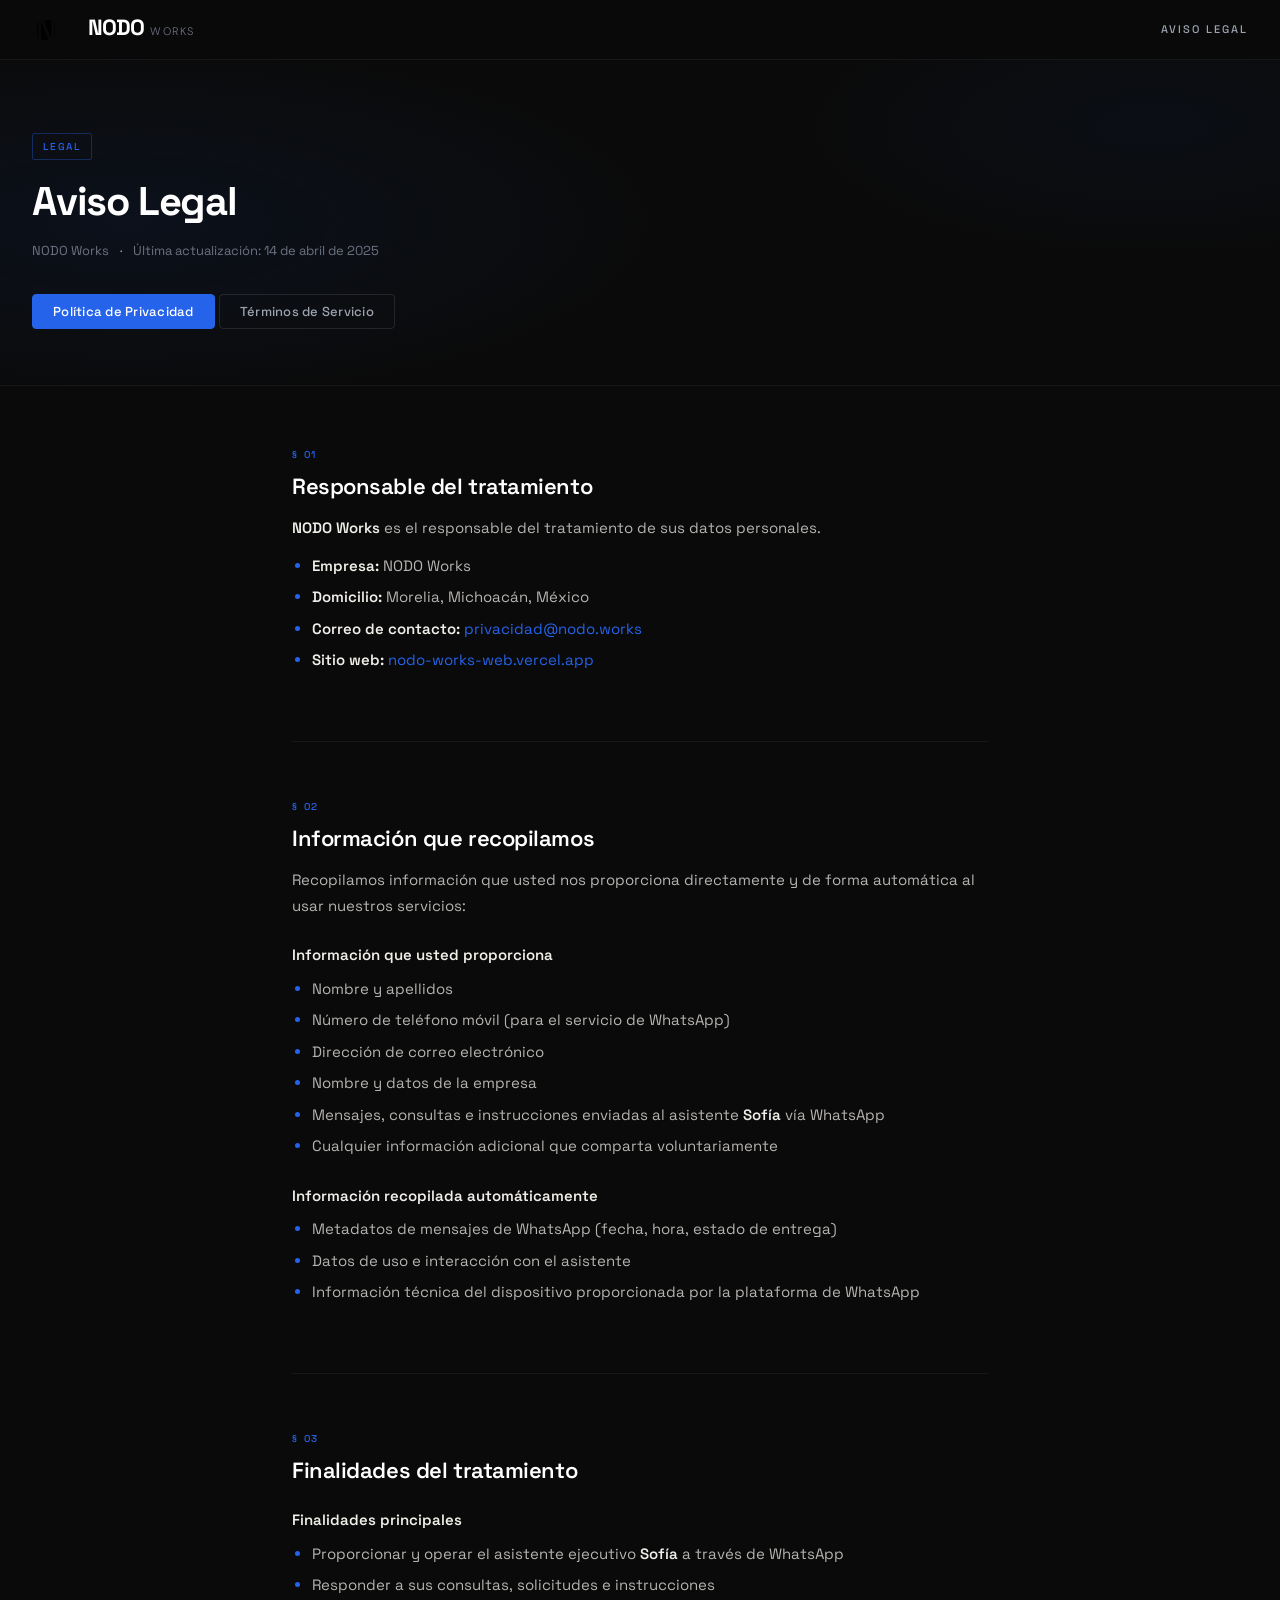
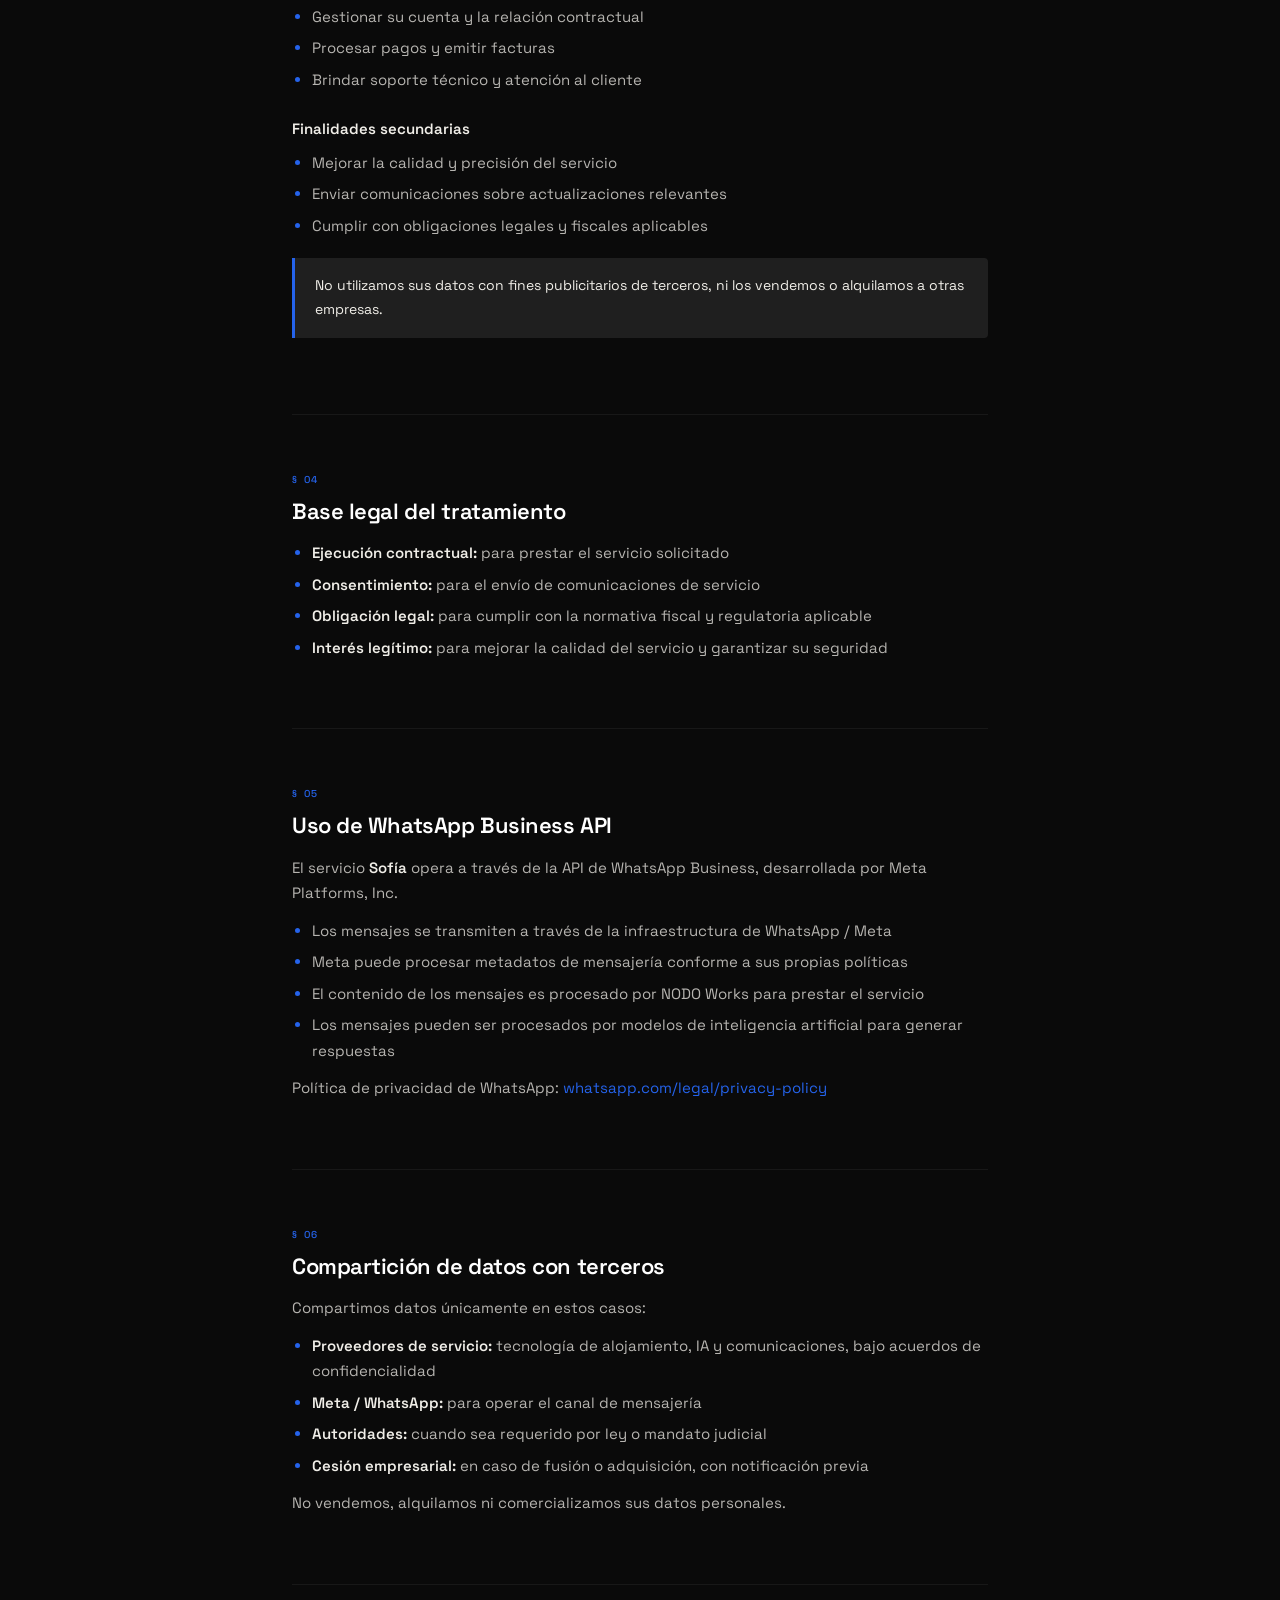
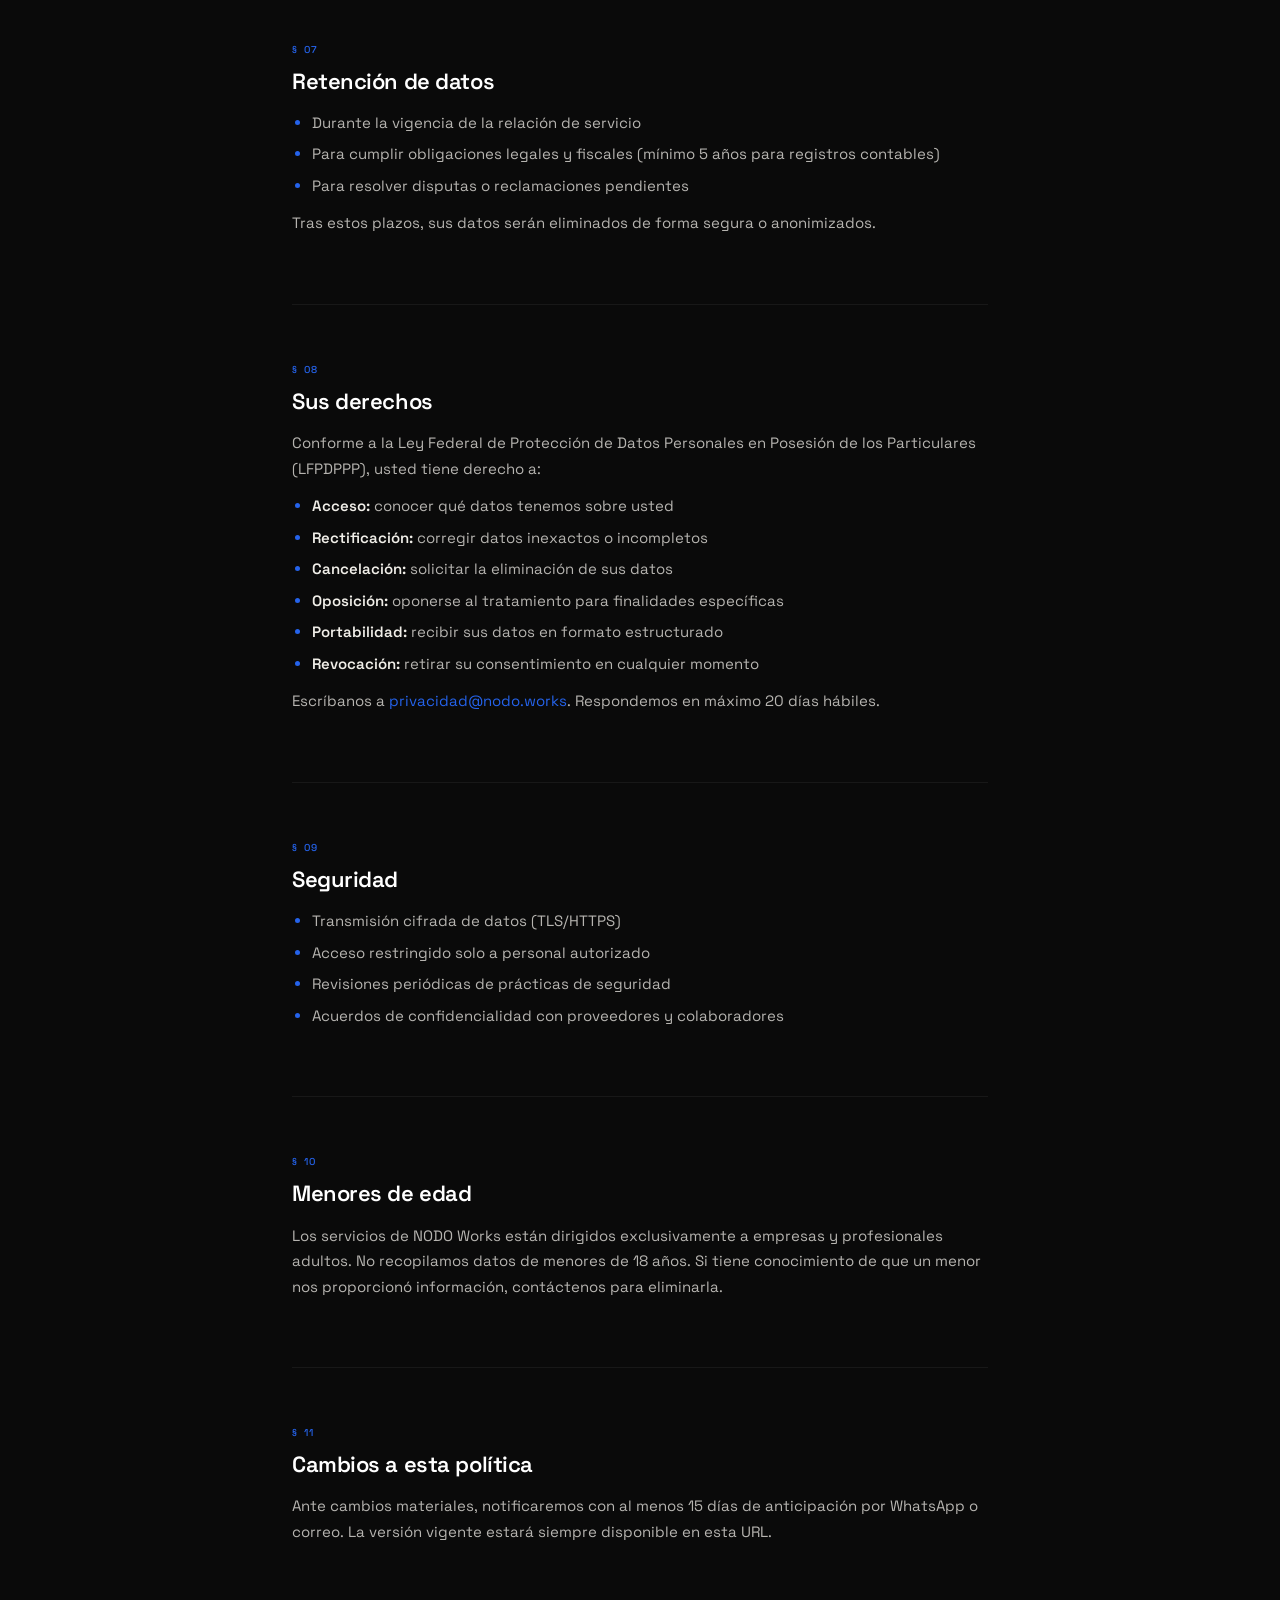
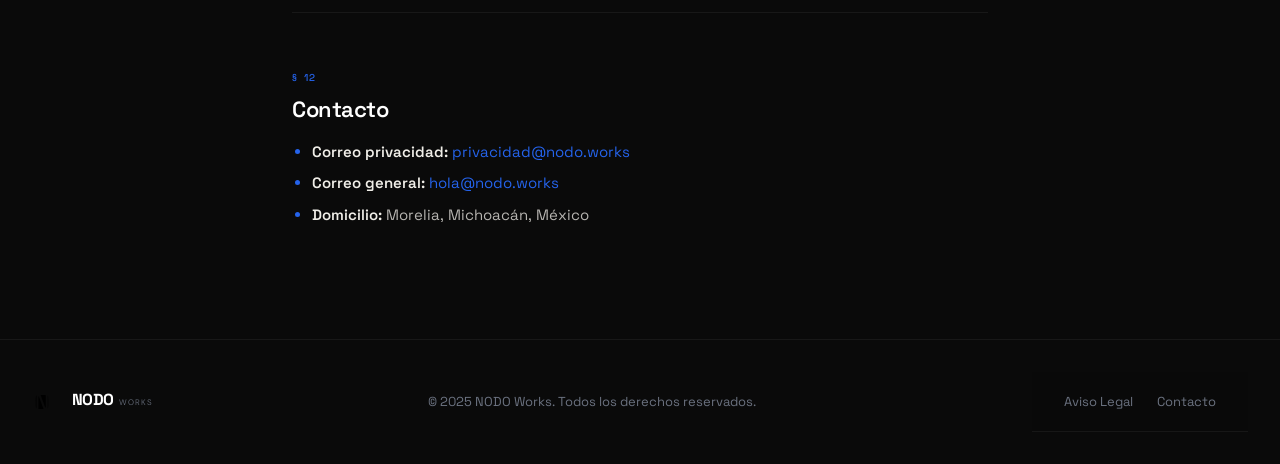
<file: legal.html>
<!DOCTYPE html>
<html lang="es">
<head>
  <meta charset="UTF-8" />
  <meta name="viewport" content="width=device-width, initial-scale=1.0" />
  <title>Aviso Legal — NODO Works</title>
  <link rel="icon" type="image/png" href="/brand_assets/NODO-favicon.png" />
  <link rel="preconnect" href="https://fonts.googleapis.com" />
  <link rel="preconnect" href="https://fonts.gstatic.com" crossorigin />
  <link href="https://fonts.googleapis.com/css2?family=Space+Grotesk:wght@300;400;500;600;700&family=DM+Sans:wght@300&display=swap" rel="stylesheet" />
  <style>
    :root {
      --blue:   #2563EB;
      --orange: #F97316;
      --black:  #0A0A0A;
      --carbon: #1F1F1F;
      --cream:  #F0EEE8;
      --gray:   #6B7280;
      --gray-lt:#9CA3AF;
    }

    *, *::before, *::after { box-sizing: border-box; margin: 0; padding: 0; }
    html { scroll-behavior: smooth; }

    body {
      background: var(--black);
      color: var(--cream);
      font-family: 'Space Grotesk', sans-serif;
      font-size: 15px;
      line-height: 1.7;
      -webkit-font-smoothing: antialiased;
    }

    /* ── NAV ── */
    nav {
      position: sticky;
      top: 0;
      z-index: 100;
      background: rgba(10,10,10,0.92);
      backdrop-filter: blur(12px);
      border-bottom: 1px solid rgba(255,255,255,0.06);
      padding: 0 2rem;
      height: 60px;
      display: flex;
      align-items: center;
      justify-content: space-between;
    }

    .logo {
      display: flex;
      align-items: baseline;
      text-decoration: none;
    }
    .logo-isotipo {
      width: 28px;
      height: 28px;
      margin-right: 28px;
      flex-shrink: 0;
      align-self: center;
    }
    .logo-nodo {
      font-family: 'Space Grotesk', sans-serif;
      font-weight: 700;
      font-size: 22px;
      letter-spacing: -0.04em;
      color: #fff;
      line-height: 1;
    }
    .logo-works {
      font-family: 'DM Sans', sans-serif;
      font-weight: 300;
      font-size: 11px;
      text-transform: uppercase;
      letter-spacing: 0.10em;
      color: var(--gray);
      margin-left: 6px;
      line-height: 1;
    }
    .nav-badge {
      font-size: 11px;
      font-weight: 500;
      letter-spacing: 0.18em;
      text-transform: uppercase;
      color: var(--gray-lt);
    }

    /* ── HERO ── */
    .hero {
      position: relative;
      padding: 72px 2rem 56px;
      border-bottom: 1px solid rgba(255,255,255,0.06);
      overflow: hidden;
    }
    .hero::before {
      content: '';
      position: absolute;
      inset: 0;
      background:
        radial-gradient(ellipse 60% 80% at 10% 50%, rgba(37,99,235,0.08) 0%, transparent 70%),
        radial-gradient(ellipse 40% 60% at 90% 20%, rgba(37,99,235,0.05) 0%, transparent 70%);
      pointer-events: none;
    }
    .hero-inner { max-width: 760px; position: relative; }
    .hero-label {
      display: inline-block;
      font-size: 10px;
      font-weight: 500;
      letter-spacing: 0.18em;
      text-transform: uppercase;
      color: var(--blue);
      margin-bottom: 20px;
      border: 1px solid rgba(37,99,235,0.35);
      padding: 4px 10px;
      border-radius: 2px;
    }
    .hero h1 {
      font-size: 40px;
      font-weight: 700;
      letter-spacing: -0.03em;
      line-height: 1.1;
      color: #fff;
      margin-bottom: 16px;
    }
    .hero-meta {
      font-size: 13px;
      color: var(--gray);
      margin-bottom: 32px;
    }
    .hero-meta span { color: var(--gray-lt); margin: 0 8px; }

    /* ── TAB NAV ── */
    .tab-nav {
      display: flex;
      gap: 4px;
      margin-top: 8px;
    }
    .tab-btn {
      font-family: 'Space Grotesk', sans-serif;
      font-size: 13px;
      font-weight: 500;
      letter-spacing: 0.02em;
      padding: 8px 20px;
      border-radius: 4px;
      border: 1px solid rgba(255,255,255,0.10);
      background: transparent;
      color: var(--gray-lt);
      cursor: pointer;
      transition: background 0.2s ease, color 0.2s ease, border-color 0.2s ease;
    }
    .tab-btn:hover {
      background: rgba(255,255,255,0.05);
      color: var(--cream);
    }
    .tab-btn.active {
      background: var(--blue);
      border-color: var(--blue);
      color: #fff;
    }
    .tab-btn:focus-visible {
      outline: 2px solid var(--blue);
      outline-offset: 2px;
    }

    /* ── CONTENT ── */
    .content-wrap {
      max-width: 760px;
      margin: 0 auto;
      padding: 60px 2rem 100px;
    }

    .tab-panel { display: none; }
    .tab-panel.active { display: block; }

    .policy-section {
      margin-bottom: 56px;
      padding-bottom: 56px;
      border-bottom: 1px solid rgba(255,255,255,0.06);
    }
    .policy-section:last-child {
      border-bottom: none;
      margin-bottom: 0;
      padding-bottom: 0;
    }

    .section-number {
      font-size: 10px;
      font-weight: 500;
      letter-spacing: 0.18em;
      text-transform: uppercase;
      color: var(--blue);
      margin-bottom: 10px;
    }
    .tab-panel#terminos .section-number { color: var(--orange); }

    h2 {
      font-size: 22px;
      font-weight: 600;
      letter-spacing: -0.02em;
      line-height: 1.2;
      color: #fff;
      margin-bottom: 16px;
    }
    h3 {
      font-size: 15px;
      font-weight: 600;
      color: var(--cream);
      margin-top: 24px;
      margin-bottom: 8px;
    }
    p {
      font-size: 15px;
      color: rgba(240,238,232,0.75);
      line-height: 1.7;
      margin-bottom: 12px;
    }
    ul, ol { padding-left: 20px; margin-bottom: 12px; }
    li {
      font-size: 15px;
      color: rgba(240,238,232,0.75);
      line-height: 1.7;
      margin-bottom: 6px;
    }
    .tab-panel#privacidad li::marker { color: var(--blue); }
    .tab-panel#terminos li::marker { color: var(--orange); }

    a { color: var(--blue); text-decoration: none; transition: color 0.2s ease; }
    a:hover { color: #3B82F6; }
    a:focus-visible { outline: 2px solid var(--blue); outline-offset: 2px; border-radius: 2px; }

    .callout {
      background: var(--carbon);
      border-left: 3px solid var(--blue);
      padding: 16px 20px;
      border-radius: 0 4px 4px 0;
      margin: 20px 0;
    }
    .tab-panel#terminos .callout { border-left-color: var(--orange); }
    .callout p { margin: 0; font-size: 14px; color: var(--cream); }

    strong { font-weight: 600; color: var(--cream); }

    /* ── FOOTER ── */
    footer {
      border-top: 1px solid rgba(255,255,255,0.06);
      padding: 32px 2rem;
      display: flex;
      align-items: center;
      justify-content: space-between;
      flex-wrap: wrap;
      gap: 16px;
    }
    .footer-text { font-size: 13px; color: var(--gray); }
    .footer-links { display: flex; gap: 24px; }
    .footer-links a { font-size: 13px; color: var(--gray); text-decoration: none; transition: color 0.2s ease; }
    .footer-links a:hover { color: var(--cream); }

    @media (max-width: 640px) {
      .hero h1 { font-size: 28px; }
      nav { padding: 0 1.25rem; }
      .content-wrap { padding: 48px 1.25rem 80px; }
      .hero { padding: 56px 1.25rem 40px; }
      footer { padding: 28px 1.25rem; }
    }
  </style>
</head>
<body>

  <nav>
    <a href="/" class="logo" aria-label="NODO Works — Inicio">
      <img src="/brand_assets/NODO-removebg-preview.svg" alt="" class="logo-isotipo" />
      <span class="logo-nodo">NODO</span>
      <span class="logo-works">Works</span>
    </a>
    <span class="nav-badge">Aviso Legal</span>
  </nav>

  <header class="hero">
    <div class="hero-inner">
      <div class="hero-label">Legal</div>
      <h1>Aviso Legal</h1>
      <div class="hero-meta">
        NODO Works <span>·</span> Última actualización: 14 de abril de 2025
      </div>
      <div class="tab-nav" role="tablist">
        <button class="tab-btn active" role="tab" aria-selected="true"  aria-controls="privacidad" onclick="switchTab('privacidad')">Política de Privacidad</button>
        <button class="tab-btn"        role="tab" aria-selected="false" aria-controls="terminos"   onclick="switchTab('terminos')">Términos de Servicio</button>
      </div>
    </div>
  </header>

  <main class="content-wrap">

    <!-- ══════════ PRIVACIDAD ══════════ -->
    <div id="privacidad" class="tab-panel active" role="tabpanel">

      <div class="policy-section">
        <div class="section-number">§ 01</div>
        <h2>Responsable del tratamiento</h2>
        <p><strong>NODO Works</strong> es el responsable del tratamiento de sus datos personales.</p>
        <ul>
          <li><strong>Empresa:</strong> NODO Works</li>
          <li><strong>Domicilio:</strong> Morelia, Michoacán, México</li>
          <li><strong>Correo de contacto:</strong> <a href="mailto:privacidad@nodo.works">privacidad@nodo.works</a></li>
          <li><strong>Sitio web:</strong> <a href="https://nodo-works-web.vercel.app">nodo-works-web.vercel.app</a></li>
        </ul>
      </div>

      <div class="policy-section">
        <div class="section-number">§ 02</div>
        <h2>Información que recopilamos</h2>
        <p>Recopilamos información que usted nos proporciona directamente y de forma automática al usar nuestros servicios:</p>
        <h3>Información que usted proporciona</h3>
        <ul>
          <li>Nombre y apellidos</li>
          <li>Número de teléfono móvil (para el servicio de WhatsApp)</li>
          <li>Dirección de correo electrónico</li>
          <li>Nombre y datos de la empresa</li>
          <li>Mensajes, consultas e instrucciones enviadas al asistente <strong>Sofía</strong> vía WhatsApp</li>
          <li>Cualquier información adicional que comparta voluntariamente</li>
        </ul>
        <h3>Información recopilada automáticamente</h3>
        <ul>
          <li>Metadatos de mensajes de WhatsApp (fecha, hora, estado de entrega)</li>
          <li>Datos de uso e interacción con el asistente</li>
          <li>Información técnica del dispositivo proporcionada por la plataforma de WhatsApp</li>
        </ul>
      </div>

      <div class="policy-section">
        <div class="section-number">§ 03</div>
        <h2>Finalidades del tratamiento</h2>
        <h3>Finalidades principales</h3>
        <ul>
          <li>Proporcionar y operar el asistente ejecutivo <strong>Sofía</strong> a través de WhatsApp</li>
          <li>Responder a sus consultas, solicitudes e instrucciones</li>
          <li>Gestionar su cuenta y la relación contractual</li>
          <li>Procesar pagos y emitir facturas</li>
          <li>Brindar soporte técnico y atención al cliente</li>
        </ul>
        <h3>Finalidades secundarias</h3>
        <ul>
          <li>Mejorar la calidad y precisión del servicio</li>
          <li>Enviar comunicaciones sobre actualizaciones relevantes</li>
          <li>Cumplir con obligaciones legales y fiscales aplicables</li>
        </ul>
        <div class="callout">
          <p>No utilizamos sus datos con fines publicitarios de terceros, ni los vendemos o alquilamos a otras empresas.</p>
        </div>
      </div>

      <div class="policy-section">
        <div class="section-number">§ 04</div>
        <h2>Base legal del tratamiento</h2>
        <ul>
          <li><strong>Ejecución contractual:</strong> para prestar el servicio solicitado</li>
          <li><strong>Consentimiento:</strong> para el envío de comunicaciones de servicio</li>
          <li><strong>Obligación legal:</strong> para cumplir con la normativa fiscal y regulatoria aplicable</li>
          <li><strong>Interés legítimo:</strong> para mejorar la calidad del servicio y garantizar su seguridad</li>
        </ul>
      </div>

      <div class="policy-section">
        <div class="section-number">§ 05</div>
        <h2>Uso de WhatsApp Business API</h2>
        <p>El servicio <strong>Sofía</strong> opera a través de la API de WhatsApp Business, desarrollada por Meta Platforms, Inc.</p>
        <ul>
          <li>Los mensajes se transmiten a través de la infraestructura de WhatsApp / Meta</li>
          <li>Meta puede procesar metadatos de mensajería conforme a sus propias políticas</li>
          <li>El contenido de los mensajes es procesado por NODO Works para prestar el servicio</li>
          <li>Los mensajes pueden ser procesados por modelos de inteligencia artificial para generar respuestas</li>
        </ul>
        <p>Política de privacidad de WhatsApp: <a href="https://www.whatsapp.com/legal/privacy-policy" target="_blank" rel="noopener noreferrer">whatsapp.com/legal/privacy-policy</a></p>
      </div>

      <div class="policy-section">
        <div class="section-number">§ 06</div>
        <h2>Compartición de datos con terceros</h2>
        <p>Compartimos datos únicamente en estos casos:</p>
        <ul>
          <li><strong>Proveedores de servicio:</strong> tecnología de alojamiento, IA y comunicaciones, bajo acuerdos de confidencialidad</li>
          <li><strong>Meta / WhatsApp:</strong> para operar el canal de mensajería</li>
          <li><strong>Autoridades:</strong> cuando sea requerido por ley o mandato judicial</li>
          <li><strong>Cesión empresarial:</strong> en caso de fusión o adquisición, con notificación previa</li>
        </ul>
        <p>No vendemos, alquilamos ni comercializamos sus datos personales.</p>
      </div>

      <div class="policy-section">
        <div class="section-number">§ 07</div>
        <h2>Retención de datos</h2>
        <ul>
          <li>Durante la vigencia de la relación de servicio</li>
          <li>Para cumplir obligaciones legales y fiscales (mínimo 5 años para registros contables)</li>
          <li>Para resolver disputas o reclamaciones pendientes</li>
        </ul>
        <p>Tras estos plazos, sus datos serán eliminados de forma segura o anonimizados.</p>
      </div>

      <div class="policy-section">
        <div class="section-number">§ 08</div>
        <h2>Sus derechos</h2>
        <p>Conforme a la Ley Federal de Protección de Datos Personales en Posesión de los Particulares (LFPDPPP), usted tiene derecho a:</p>
        <ul>
          <li><strong>Acceso:</strong> conocer qué datos tenemos sobre usted</li>
          <li><strong>Rectificación:</strong> corregir datos inexactos o incompletos</li>
          <li><strong>Cancelación:</strong> solicitar la eliminación de sus datos</li>
          <li><strong>Oposición:</strong> oponerse al tratamiento para finalidades específicas</li>
          <li><strong>Portabilidad:</strong> recibir sus datos en formato estructurado</li>
          <li><strong>Revocación:</strong> retirar su consentimiento en cualquier momento</li>
        </ul>
        <p>Escríbanos a <a href="mailto:privacidad@nodo.works">privacidad@nodo.works</a>. Respondemos en máximo 20 días hábiles.</p>
      </div>

      <div class="policy-section">
        <div class="section-number">§ 09</div>
        <h2>Seguridad</h2>
        <ul>
          <li>Transmisión cifrada de datos (TLS/HTTPS)</li>
          <li>Acceso restringido solo a personal autorizado</li>
          <li>Revisiones periódicas de prácticas de seguridad</li>
          <li>Acuerdos de confidencialidad con proveedores y colaboradores</li>
        </ul>
      </div>

      <div class="policy-section">
        <div class="section-number">§ 10</div>
        <h2>Menores de edad</h2>
        <p>Los servicios de NODO Works están dirigidos exclusivamente a empresas y profesionales adultos. No recopilamos datos de menores de 18 años. Si tiene conocimiento de que un menor nos proporcionó información, contáctenos para eliminarla.</p>
      </div>

      <div class="policy-section">
        <div class="section-number">§ 11</div>
        <h2>Cambios a esta política</h2>
        <p>Ante cambios materiales, notificaremos con al menos 15 días de anticipación por WhatsApp o correo. La versión vigente estará siempre disponible en esta URL.</p>
      </div>

      <div class="policy-section">
        <div class="section-number">§ 12</div>
        <h2>Contacto</h2>
        <ul>
          <li><strong>Correo privacidad:</strong> <a href="mailto:privacidad@nodo.works">privacidad@nodo.works</a></li>
          <li><strong>Correo general:</strong> <a href="mailto:hola@nodo.works">hola@nodo.works</a></li>
          <li><strong>Domicilio:</strong> Morelia, Michoacán, México</li>
        </ul>
      </div>

    </div><!-- /privacidad -->

    <!-- ══════════ TÉRMINOS ══════════ -->
    <div id="terminos" class="tab-panel" role="tabpanel">

      <div class="policy-section">
        <div class="section-number">§ 01</div>
        <h2>Aceptación de los términos</h2>
        <p>Al acceder y utilizar los servicios de <strong>NODO Works</strong>, incluyendo el asistente ejecutivo <strong>Sofía</strong> a través de WhatsApp, usted acepta quedar vinculado por estos Términos de Servicio.</p>
        <p>Estos términos constituyen el acuerdo completo entre usted y NODO Works y reemplazan cualquier acuerdo previo sobre el mismo objeto.</p>
      </div>

      <div class="policy-section">
        <div class="section-number">§ 02</div>
        <h2>Descripción del servicio</h2>
        <p>NODO Works ofrece servicios de consultoría e implementación de sistemas inteligentes, incluyendo:</p>
        <ul>
          <li><strong>Sofía — Asistente Ejecutivo:</strong> asistente conversacional vía WhatsApp para gestión de tareas, información empresarial, agendas y procesos operativos</li>
          <li><strong>Consultoría de sistemas:</strong> diseño e implementación de flujos y sistemas inteligentes a medida</li>
          <li><strong>Soporte y mantenimiento:</strong> asistencia técnica y optimización continua</li>
        </ul>
      </div>

      <div class="policy-section">
        <div class="section-number">§ 03</div>
        <h2>Elegibilidad</h2>
        <ul>
          <li>Tener al menos 18 años o la mayoría de edad en su jurisdicción</li>
          <li>Tener capacidad legal para celebrar contratos vinculantes</li>
          <li>Proporcionar información veraz y actualizada</li>
          <li>Contar con un número de teléfono activo con acceso a WhatsApp</li>
        </ul>
      </div>

      <div class="policy-section">
        <div class="section-number">§ 04</div>
        <h2>Uso aceptable</h2>
        <h3>Usos permitidos</h3>
        <ul>
          <li>Utilizar el servicio para fines empresariales legítimos y lícitos</li>
          <li>Proporcionar información veraz al asistente</li>
          <li>Respetar la propiedad intelectual de NODO Works y terceros</li>
        </ul>
        <h3>Usos prohibidos</h3>
        <ul>
          <li>Actividades ilegales, fraudulentas o dañinas</li>
          <li>Transmitir contenido que infrinja derechos de terceros</li>
          <li>Intentar acceder sin autorización a sistemas o datos ajenos</li>
          <li>Distribuir malware, spam o contenido malicioso</li>
          <li>Revender o sublicenciar el acceso sin autorización escrita</li>
          <li>Ingeniería inversa o copia no autorizada del sistema</li>
        </ul>
        <div class="callout">
          <p>El incumplimiento puede resultar en suspensión inmediata del servicio sin derecho a reembolso.</p>
        </div>
      </div>

      <div class="policy-section">
        <div class="section-number">§ 05</div>
        <h2>Pago y facturación</h2>
        <ul>
          <li>Los pagos son mensuales, anticipados y no reembolsables una vez prestado el servicio</li>
          <li>El retraso mayor a 10 días hábiles puede resultar en suspensión del servicio</li>
          <li>NODO Works puede ajustar tarifas con 30 días de notificación previa</li>
          <li>Los impuestos aplicables se añadirán conforme a la legislación vigente</li>
        </ul>
      </div>

      <div class="policy-section">
        <div class="section-number">§ 06</div>
        <h2>Propiedad intelectual</h2>
        <p>Todos los derechos sobre el servicio Sofía — arquitectura, metodología, interfaces y documentación — son propiedad exclusiva de NODO Works. Usted conserva todos los derechos sobre los datos e información de su empresa.</p>
      </div>

      <div class="policy-section">
        <div class="section-number">§ 07</div>
        <h2>Confidencialidad</h2>
        <p>Ambas partes se comprometen a mantener la confidencialidad de la información recibida y a utilizarla únicamente para los fines del servicio. Esta obligación permanece vigente durante 3 años tras la finalización del servicio.</p>
      </div>

      <div class="policy-section">
        <div class="section-number">§ 08</div>
        <h2>Disponibilidad del servicio</h2>
        <ul>
          <li>No garantizamos disponibilidad del 100% — pueden ocurrir interrupciones por mantenimiento o causas de fuerza mayor</li>
          <li>Las interrupciones programadas se notifican con al menos 24 horas de anticipación</li>
          <li>El servicio depende parcialmente de la infraestructura de Meta / WhatsApp, sobre la cual no tenemos control directo</li>
        </ul>
      </div>

      <div class="policy-section">
        <div class="section-number">§ 09</div>
        <h2>Limitación de responsabilidad</h2>
        <p>En la máxima medida permitida por la ley, NODO Works no será responsable por daños indirectos, pérdida de beneficios ni decisiones empresariales tomadas basándose exclusivamente en respuestas del asistente.</p>
        <p>La responsabilidad total estará limitada al importe pagado en los 3 meses anteriores al evento que originó la reclamación.</p>
        <div class="callout">
          <p>Sofía proporciona apoyo operativo. Las decisiones estratégicas, legales, médicas o financieras son responsabilidad exclusiva del usuario y sus asesores.</p>
        </div>
      </div>

      <div class="policy-section">
        <div class="section-number">§ 10</div>
        <h2>Vigencia y terminación</h2>
        <ul>
          <li><strong>Por el cliente:</strong> con 15 días de aviso previo por escrito</li>
          <li><strong>Por NODO Works:</strong> con 30 días de aviso, o de forma inmediata ante incumplimiento material</li>
        </ul>
        <p>Tras la terminación, NODO Works entregará los datos del cliente en un plazo de 30 días a petición.</p>
      </div>

      <div class="policy-section">
        <div class="section-number">§ 11</div>
        <h2>Ley aplicable y jurisdicción</h2>
        <p>Estos términos se rigen por las leyes de los <strong>Estados Unidos Mexicanos</strong>. Las controversias se someten a los tribunales competentes de <strong>Morelia, Michoacán, México</strong>.</p>
      </div>

      <div class="policy-section">
        <div class="section-number">§ 12</div>
        <h2>Contacto</h2>
        <ul>
          <li><strong>Correo legal:</strong> <a href="mailto:legal@nodo.works">legal@nodo.works</a></li>
          <li><strong>Correo general:</strong> <a href="mailto:hola@nodo.works">hola@nodo.works</a></li>
          <li><strong>Domicilio:</strong> Morelia, Michoacán, México</li>
        </ul>
      </div>

    </div><!-- /terminos -->

  </main>

  <footer>
    <a href="/" class="logo" aria-label="NODO Works">
      <img src="/brand_assets/NODO-removebg-preview.svg" alt="" class="logo-isotipo" style="width:20px;height:20px;margin-right:20px;" />
      <span class="logo-nodo" style="font-size:16px;">NODO</span>
      <span class="logo-works" style="font-size:8px;">Works</span>
    </a>
    <span class="footer-text">© 2025 NODO Works. Todos los derechos reservados.</span>
    <nav class="footer-links" aria-label="Legal">
      <a href="/legal.html">Aviso Legal</a>
      <a href="mailto:hola@nodo.works">Contacto</a>
    </nav>
  </footer>

  <script>
    function switchTab(id) {
      document.querySelectorAll('.tab-panel').forEach(p => p.classList.remove('active'));
      document.querySelectorAll('.tab-btn').forEach(b => {
        b.classList.remove('active');
        b.setAttribute('aria-selected', 'false');
      });
      document.getElementById(id).classList.add('active');
      const btn = document.querySelector(`[aria-controls="${id}"]`);
      btn.classList.add('active');
      btn.setAttribute('aria-selected', 'true');
      window.scrollTo({ top: 0, behavior: 'smooth' });
    }

    // Soporte para anclas: legal.html#terminos abre directo esa pestaña
    const hash = window.location.hash.replace('#', '');
    if (hash === 'terminos' || hash === 'privacidad') switchTab(hash);
  </script>

</body>
</html>
</file>
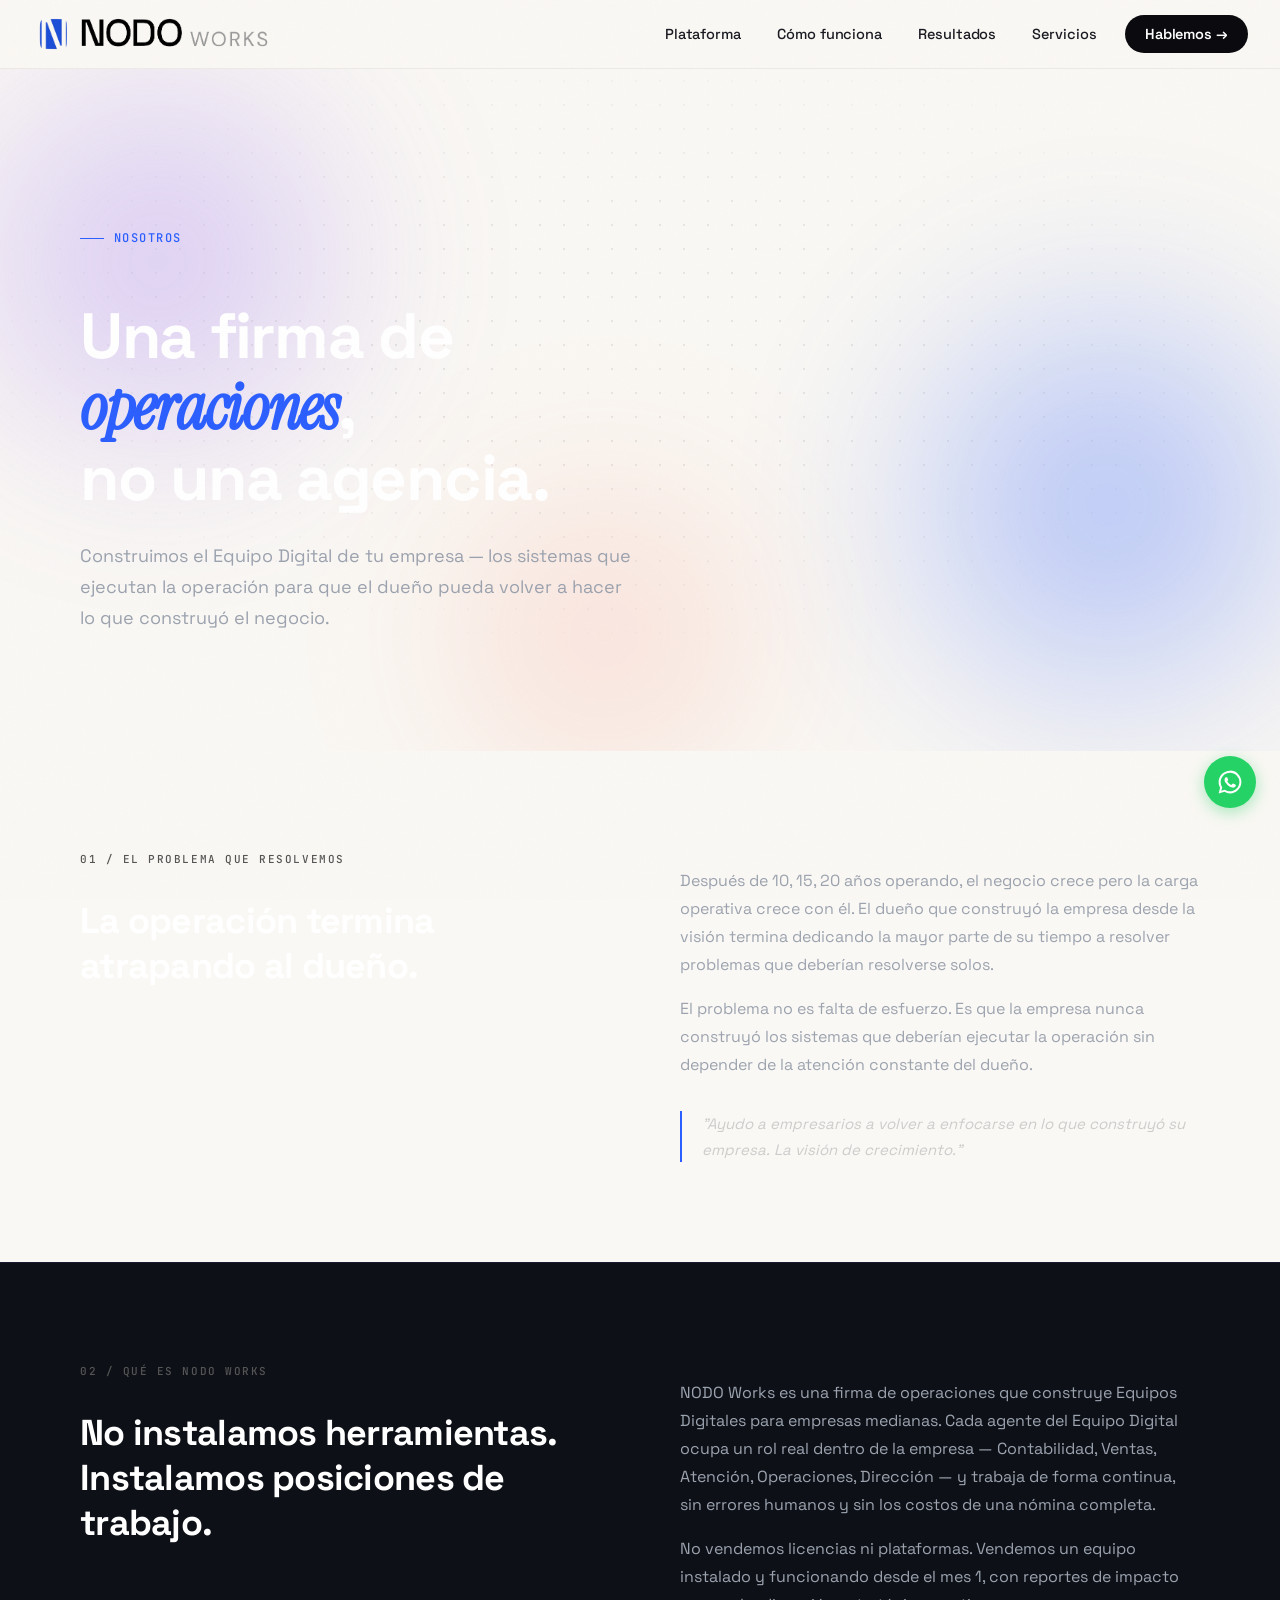
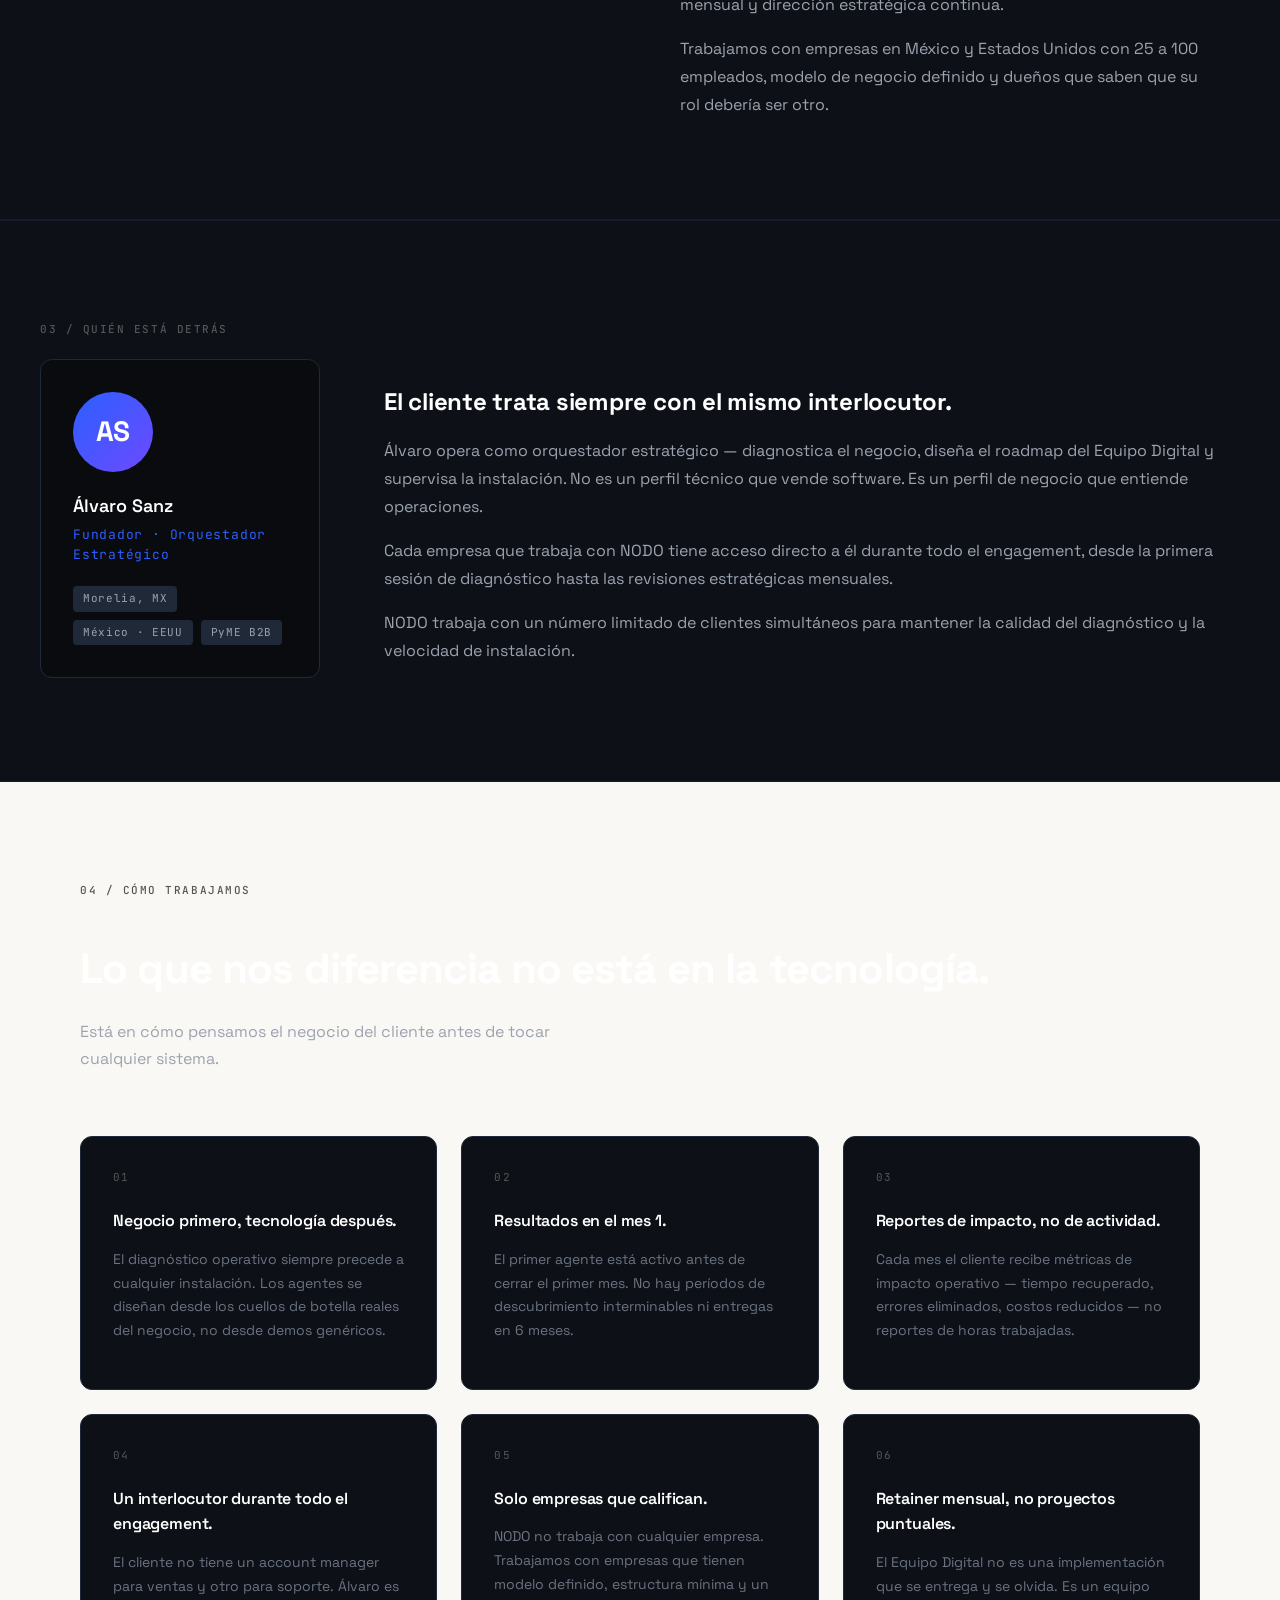
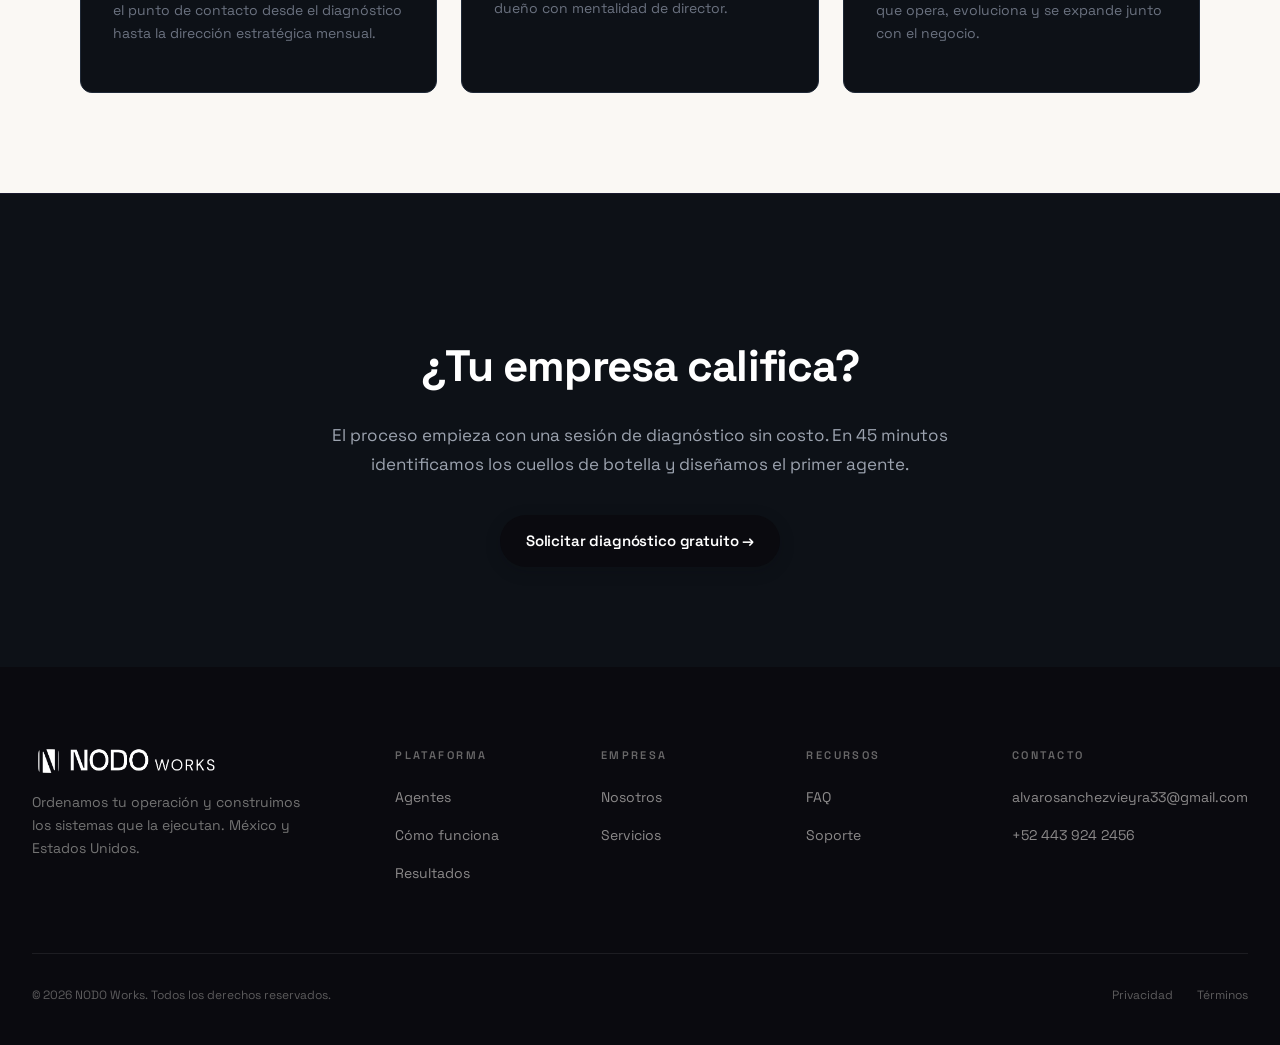
<file: nosotros.html>
<!DOCTYPE html>
<html lang="es">
<head>
<meta charset="UTF-8" />
<meta name="viewport" content="width=device-width, initial-scale=1.0" />
<title>Nosotros — NODO Works</title>
<meta name="description" content="NODO Works es una firma de operaciones que instala equipos digitales en empresas medianas de México y Estados Unidos." />
<link rel="icon" type="image/png" href="brand_assets/LOGOS/1.png" />

<link rel="preconnect" href="https://fonts.googleapis.com">
<link rel="preconnect" href="https://fonts.gstatic.com" crossorigin>
<link href="https://fonts.googleapis.com/css2?family=Space+Grotesk:wght@300;400;500;600;700&family=Instrument+Serif:ital@0;1&family=JetBrains+Mono:wght@400;500&display=swap" rel="stylesheet">

<link rel="stylesheet" href="styles.css" />

<style>
/* ── Page-specific overrides ── */
.about-hero {
  position: relative;
  overflow: hidden;
  padding: 160px 0 100px;
  text-align: left;
}
.about-hero .hero-grid { pointer-events: none; }

.about-hero-inner {
  max-width: 1200px;
  margin: 0 auto;
  padding: 0 40px;
  position: relative;
  z-index: 2;
}

.about-eyebrow {
  font-family: 'JetBrains Mono', monospace;
  font-size: 12px;
  font-weight: 500;
  letter-spacing: .12em;
  text-transform: uppercase;
  color: var(--accent, #2C5FFF);
  margin-bottom: 24px;
  display: flex;
  align-items: center;
  gap: 10px;
}
.about-eyebrow::before {
  content: '';
  display: inline-block;
  width: 24px;
  height: 1px;
  background: var(--accent, #2C5FFF);
}

.about-hero h1 {
  font-size: clamp(38px, 5vw, 64px);
  font-weight: 700;
  line-height: 1.1;
  letter-spacing: -.02em;
  color: #fff;
  max-width: 780px;
  margin-bottom: 28px;
}
.about-hero h1 em {
  font-family: 'Instrument Serif', serif;
  font-style: italic;
  color: var(--accent, #2C5FFF);
}

.about-hero-lead {
  font-size: 18px;
  line-height: 1.7;
  color: #9CA3AF;
  max-width: 560px;
}

/* ── Split section ── */
.about-split {
  max-width: 1200px;
  margin: 0 auto;
  padding: 100px 40px;
  display: grid;
  grid-template-columns: 1fr 1fr;
  gap: 80px;
  align-items: start;
}
@media (max-width: 768px) {
  .about-split { grid-template-columns: 1fr; gap: 48px; padding: 60px 24px; }
}

.about-split-label {
  font-family: 'JetBrains Mono', monospace;
  font-size: 11px;
  font-weight: 500;
  letter-spacing: .14em;
  text-transform: uppercase;
  color: #555;
  margin-bottom: 20px;
}

.about-split h2 {
  font-size: clamp(26px, 3vw, 36px);
  font-weight: 700;
  line-height: 1.25;
  letter-spacing: -.02em;
  color: #fff;
  margin-bottom: 24px;
}

.about-split p {
  font-size: 16px;
  line-height: 1.75;
  color: #9CA3AF;
  margin-bottom: 16px;
}
.about-split p:last-child { margin-bottom: 0; }

.about-split blockquote {
  border-left: 2px solid var(--accent, #2C5FFF);
  padding-left: 20px;
  margin: 32px 0 0;
  font-size: 15px;
  line-height: 1.7;
  color: #ccc;
  font-style: italic;
}

/* ── Founders card ── */
.founder-section {
  background: #0D1117;
  border-top: 1px solid #1a1a2e;
  border-bottom: 1px solid #1a1a2e;
  padding: 100px 40px;
}
.founder-inner {
  max-width: 1200px;
  margin: 0 auto;
}

.founder-grid {
  display: grid;
  grid-template-columns: 280px 1fr;
  gap: 64px;
  align-items: start;
}
@media (max-width: 768px) {
  .founder-grid { grid-template-columns: 1fr; gap: 40px; }
}

.founder-card {
  background: #0A0B0F;
  border: 1px solid #1F2937;
  border-radius: 12px;
  padding: 32px;
}
.founder-avatar {
  width: 80px;
  height: 80px;
  border-radius: 50%;
  background: linear-gradient(135deg, #2C5FFF 0%, #6D4AFF 100%);
  display: flex;
  align-items: center;
  justify-content: center;
  font-size: 28px;
  font-weight: 700;
  color: #fff;
  margin-bottom: 20px;
  letter-spacing: -.02em;
}
.founder-name {
  font-size: 18px;
  font-weight: 600;
  color: #fff;
  margin-bottom: 4px;
}
.founder-title {
  font-size: 13px;
  color: var(--accent, #2C5FFF);
  font-family: 'JetBrains Mono', monospace;
  letter-spacing: .06em;
  margin-bottom: 20px;
}
.founder-tags {
  display: flex;
  flex-wrap: wrap;
  gap: 8px;
}
.founder-tag {
  background: #1F2937;
  color: #9CA3AF;
  font-size: 11px;
  font-family: 'JetBrains Mono', monospace;
  padding: 4px 10px;
  border-radius: 4px;
  letter-spacing: .06em;
}

.founder-bio-section-label {
  font-family: 'JetBrains Mono', monospace;
  font-size: 11px;
  font-weight: 500;
  letter-spacing: .14em;
  text-transform: uppercase;
  color: #555;
  margin-bottom: 20px;
}
.founder-bio h3 {
  font-size: 24px;
  font-weight: 700;
  color: #fff;
  margin-bottom: 16px;
  letter-spacing: -.01em;
}
.founder-bio p {
  font-size: 16px;
  line-height: 1.75;
  color: #9CA3AF;
  margin-bottom: 16px;
}

/* ── Principles ── */
.principles-section {
  max-width: 1200px;
  margin: 0 auto;
  padding: 100px 40px;
}
.principles-header {
  margin-bottom: 64px;
}
.principles-header h2 {
  font-size: clamp(28px, 3.5vw, 42px);
  font-weight: 700;
  color: #fff;
  letter-spacing: -.02em;
  margin-bottom: 16px;
}
.principles-header p {
  font-size: 16px;
  color: #9CA3AF;
  max-width: 480px;
  line-height: 1.7;
}

.principles-grid {
  display: grid;
  grid-template-columns: repeat(3, 1fr);
  gap: 24px;
}
@media (max-width: 900px) {
  .principles-grid { grid-template-columns: 1fr 1fr; }
}
@media (max-width: 600px) {
  .principles-grid { grid-template-columns: 1fr; }
}

.principle-card {
  background: #0D1117;
  border: 1px solid #1F2937;
  border-radius: 12px;
  padding: 32px;
  transition: border-color .2s;
}
.principle-card:hover { border-color: var(--accent, #2C5FFF); }

.principle-num {
  font-family: 'JetBrains Mono', monospace;
  font-size: 11px;
  color: #555;
  letter-spacing: .12em;
  margin-bottom: 20px;
}
.principle-card h4 {
  font-size: 16px;
  font-weight: 600;
  color: #fff;
  margin-bottom: 12px;
  letter-spacing: -.01em;
}
.principle-card p {
  font-size: 14px;
  line-height: 1.7;
  color: #6B7280;
}

/* ── CTA band ── */
.about-cta {
  background: #0D1117;
  border-top: 1px solid #1a1a2e;
  padding: 100px 40px;
  text-align: center;
}
.about-cta-inner {
  max-width: 640px;
  margin: 0 auto;
}
.about-cta h2 {
  font-size: clamp(28px, 4vw, 44px);
  font-weight: 700;
  color: #fff;
  letter-spacing: -.02em;
  margin-bottom: 20px;
}
.about-cta p {
  font-size: 17px;
  color: #9CA3AF;
  line-height: 1.7;
  margin-bottom: 36px;
}
</style>
</head>
<body>

<!-- ════════════════════════════════════
     NAV
════════════════════════════════════ -->
<nav class="nav">
  <div class="nav-inner">
    <a class="nav-logo" href="/">
      <img src="brand_assets/LOGO-PAGINA-SINFONDO.png" alt="NODO Works" style="height:36px;width:auto;display:block;" />
    </a>
    <ul class="nav-links">
      <li><a href="/#agentes">Plataforma</a></li>
      <li><a href="/#como">Cómo funciona</a></li>
      <li><a href="/#resultados">Resultados</a></li>
      <li><a href="/#tiers">Servicios</a></li>
      <li class="nav-cta-item"><a href="https://wa.me/524439242456" class="nav-cta">Hablemos →</a></li>
    </ul>
  </div>
</nav>

<!-- ════════════════════════════════════
     HERO
════════════════════════════════════ -->
<section class="about-hero">
  <div class="aurora">
    <div class="aurora-blob b1"></div>
    <div class="aurora-blob b2"></div>
    <div class="aurora-blob b3"></div>
  </div>
  <div class="hero-grid"></div>

  <div class="about-hero-inner">
    <div class="about-eyebrow">Nosotros</div>
    <h1>Una firma de<br><em>operaciones</em>,<br>no una agencia.</h1>
    <p class="about-hero-lead">
      Construimos el Equipo Digital de tu empresa — los sistemas que ejecutan la operación
      para que el dueño pueda volver a hacer lo que construyó el negocio.
    </p>
  </div>
</section>

<!-- ════════════════════════════════════
     EL PROBLEMA
════════════════════════════════════ -->
<section>
  <div class="about-split reveal">
    <div>
      <div class="about-split-label">01 / El problema que resolvemos</div>
      <h2>La operación termina atrapando al dueño.</h2>
    </div>
    <div>
      <p>
        Después de 10, 15, 20 años operando, el negocio crece pero la carga operativa crece con él.
        El dueño que construyó la empresa desde la visión termina dedicando la mayor parte de su tiempo
        a resolver problemas que deberían resolverse solos.
      </p>
      <p>
        El problema no es falta de esfuerzo. Es que la empresa nunca construyó los sistemas
        que deberían ejecutar la operación sin depender de la atención constante del dueño.
      </p>
      <blockquote>
        "Ayudo a empresarios a volver a enfocarse en lo que construyó su empresa.
        La visión de crecimiento."
      </blockquote>
    </div>
  </div>
</section>

<!-- ════════════════════════════════════
     QUÉ ES NODO
════════════════════════════════════ -->
<section style="background:#0D1117;border-top:1px solid #1a1a2e;border-bottom:1px solid #1a1a2e;">
  <div class="about-split reveal">
    <div>
      <div class="about-split-label">02 / Qué es NODO Works</div>
      <h2>No instalamos herramientas. Instalamos posiciones de trabajo.</h2>
    </div>
    <div>
      <p>
        NODO Works es una firma de operaciones que construye Equipos Digitales para empresas medianas.
        Cada agente del Equipo Digital ocupa un rol real dentro de la empresa — Contabilidad,
        Ventas, Atención, Operaciones, Dirección — y trabaja de forma continua, sin errores humanos
        y sin los costos de una nómina completa.
      </p>
      <p>
        No vendemos licencias ni plataformas. Vendemos un equipo instalado y funcionando desde el mes 1,
        con reportes de impacto mensual y dirección estratégica continua.
      </p>
      <p>
        Trabajamos con empresas en México y Estados Unidos con 25 a 100 empleados,
        modelo de negocio definido y dueños que saben que su rol debería ser otro.
      </p>
    </div>
  </div>
</section>

<!-- ════════════════════════════════════
     FUNDADOR
════════════════════════════════════ -->
<section class="founder-section">
  <div class="founder-inner">
    <div class="founder-bio-section-label">03 / Quién está detrás</div>
    <div class="founder-grid reveal">
      <div class="founder-card">
        <div class="founder-avatar">AS</div>
        <div class="founder-name">Álvaro Sanz</div>
        <div class="founder-title">Fundador · Orquestador Estratégico</div>
        <div class="founder-tags">
          <span class="founder-tag">Morelia, MX</span>
          <span class="founder-tag">México · EEUU</span>
          <span class="founder-tag">PyME B2B</span>
        </div>
      </div>
      <div class="founder-bio">
        <h3>El cliente trata siempre con el mismo interlocutor.</h3>
        <p>
          Álvaro opera como orquestador estratégico — diagnostica el negocio, diseña el roadmap
          del Equipo Digital y supervisa la instalación. No es un perfil técnico que vende software.
          Es un perfil de negocio que entiende operaciones.
        </p>
        <p>
          Cada empresa que trabaja con NODO tiene acceso directo a él durante todo el engagement,
          desde la primera sesión de diagnóstico hasta las revisiones estratégicas mensuales.
        </p>
        <p>
          NODO trabaja con un número limitado de clientes simultáneos para mantener la calidad
          del diagnóstico y la velocidad de instalación.
        </p>
      </div>
    </div>
  </div>
</section>

<!-- ════════════════════════════════════
     PRINCIPIOS
════════════════════════════════════ -->
<section class="principles-section">
  <div class="principles-header reveal">
    <div class="about-split-label">04 / Cómo trabajamos</div>
    <h2>Lo que nos diferencia no está en la tecnología.</h2>
    <p>Está en cómo pensamos el negocio del cliente antes de tocar cualquier sistema.</p>
  </div>

  <div class="principles-grid">
    <div class="principle-card reveal">
      <div class="principle-num">01</div>
      <h4>Negocio primero, tecnología después.</h4>
      <p>
        El diagnóstico operativo siempre precede a cualquier instalación.
        Los agentes se diseñan desde los cuellos de botella reales del negocio, no desde demos genéricos.
      </p>
    </div>
    <div class="principle-card reveal">
      <div class="principle-num">02</div>
      <h4>Resultados en el mes 1.</h4>
      <p>
        El primer agente está activo antes de cerrar el primer mes.
        No hay períodos de descubrimiento interminables ni entregas en 6 meses.
      </p>
    </div>
    <div class="principle-card reveal">
      <div class="principle-num">03</div>
      <h4>Reportes de impacto, no de actividad.</h4>
      <p>
        Cada mes el cliente recibe métricas de impacto operativo —
        tiempo recuperado, errores eliminados, costos reducidos — no reportes de horas trabajadas.
      </p>
    </div>
    <div class="principle-card reveal">
      <div class="principle-num">04</div>
      <h4>Un interlocutor durante todo el engagement.</h4>
      <p>
        El cliente no tiene un account manager para ventas y otro para soporte.
        Álvaro es el punto de contacto desde el diagnóstico hasta la dirección estratégica mensual.
      </p>
    </div>
    <div class="principle-card reveal">
      <div class="principle-num">05</div>
      <h4>Solo empresas que califican.</h4>
      <p>
        NODO no trabaja con cualquier empresa. Trabajamos con empresas que tienen modelo definido,
        estructura mínima y un dueño con mentalidad de director.
      </p>
    </div>
    <div class="principle-card reveal">
      <div class="principle-num">06</div>
      <h4>Retainer mensual, no proyectos puntuales.</h4>
      <p>
        El Equipo Digital no es una implementación que se entrega y se olvida.
        Es un equipo que opera, evoluciona y se expande junto con el negocio.
      </p>
    </div>
  </div>
</section>

<!-- ════════════════════════════════════
     CTA FINAL
════════════════════════════════════ -->
<section class="about-cta">
  <div class="about-cta-inner reveal">
    <h2>¿Tu empresa califica?</h2>
    <p>
      El proceso empieza con una sesión de diagnóstico sin costo.
      En 45 minutos identificamos los cuellos de botella y diseñamos el primer agente.
    </p>
    <a
      href="https://wa.me/524439242456?text=Hola%2C%20me%20interesa%20el%20diagn%C3%B3stico%20gratuito%20de%20NODO%20Works"
      target="_blank"
      rel="noopener"
      class="btn btn-primary"
    >
      Solicitar diagnóstico gratuito →
    </a>
  </div>
</section>

<!-- ════════════════════════════════════
     FOOTER
════════════════════════════════════ -->
<footer>
  <div class="footer-inner">
    <div class="footer-top">
      <div class="footer-brand">
        <a class="footer-logo" href="/">
          <img src="brand_assets/LOGO-PAGINA-SINFONDO.png" alt="NODO Works" style="height:28px;width:auto;display:block;filter:brightness(0) invert(1);" />
        </a>
        <p>Ordenamos tu operación y construimos los sistemas que la ejecutan. México y Estados Unidos.</p>
      </div>
      <div>
        <div class="footer-col-title">Plataforma</div>
        <ul class="footer-links">
          <li><a href="/#agentes">Agentes</a></li>
          <li><a href="/#como">Cómo funciona</a></li>
          <li><a href="/#resultados">Resultados</a></li>
        </ul>
      </div>
      <div>
        <div class="footer-col-title">Empresa</div>
        <ul class="footer-links">
          <li><a href="/nosotros">Nosotros</a></li>
          <li><a href="/#tiers">Servicios</a></li>
        </ul>
      </div>
      <div>
        <div class="footer-col-title">Recursos</div>
        <ul class="footer-links">
          <li><a href="/faq">FAQ</a></li>
          <li><a href="https://wa.me/524439242456" target="_blank" rel="noopener">Soporte</a></li>
        </ul>
      </div>
      <div>
        <div class="footer-col-title">Contacto</div>
        <ul class="footer-links">
          <li><a href="mailto:alvarosanchezvieyra33@gmail.com">alvarosanchezvieyra33@gmail.com</a></li>
          <li><a href="https://wa.me/524439242456">+52 443 924 2456</a></li>
        </ul>
      </div>
    </div>
    <div class="footer-bottom">
      <div>© 2026 NODO Works. Todos los derechos reservados.</div>
      <div style="display:flex;gap:24px">
        <a href="/legal">Privacidad</a>
        <a href="/legal#terminos">Términos</a>
      </div>
    </div>
  </div>
</footer>

<!-- WhatsApp FAB -->
<a href="https://wa.me/524439242456" target="_blank" rel="noopener" class="whatsapp-fab" aria-label="WhatsApp">
  <svg viewBox="0 0 32 32" fill="currentColor"><path d="M25.9 6.1A13.9 13.9 0 0 0 16 2C8.3 2 2 8.3 2 16c0 2.5.6 4.8 1.8 7L2 30l7.2-1.9A14 14 0 0 0 16 30c7.7 0 14-6.3 14-14 0-3.7-1.5-7.3-4.1-9.9zM16 27.5c-2.1 0-4.2-.6-6-1.7l-.4-.2-4.3 1.1 1.2-4.2-.3-.5A11.5 11.5 0 0 1 4.5 16c0-6.3 5.1-11.5 11.5-11.5 3.1 0 6 1.2 8.2 3.4a11.5 11.5 0 0 1 3.4 8.1c0 6.3-5.2 11.5-11.6 11.5zm6.3-8.6c-.3-.2-2-1-2.3-1.1-.3-.1-.5-.2-.8.2-.2.3-.9 1.1-1.1 1.3-.2.2-.4.2-.7.1-.3-.2-1.4-.5-2.7-1.6-1-.9-1.7-2-1.9-2.3-.2-.3 0-.5.1-.7l.5-.5c.2-.2.2-.3.4-.5.1-.2.1-.4 0-.5 0-.1-.8-1.8-1-2.5-.3-.7-.6-.6-.8-.6-.2 0-.4 0-.6 0-.2 0-.6.1-.9.4-.3.3-1.2 1.1-1.2 2.8s1.2 3.3 1.4 3.5c.2.2 2.4 3.7 5.9 5.2.8.3 1.4.5 1.9.7.8.2 1.5.2 2.1.1.7-.1 2-.8 2.3-1.6.3-.8.3-1.4.2-1.6-.1-.1-.3-.2-.6-.3z"/></svg>
</a>

<script>
/* Intersection reveal */
const io = new IntersectionObserver((entries) => {
  entries.forEach(e => {
    if (e.isIntersecting) {
      e.target.classList.add('visible');
      io.unobserve(e.target);
    }
  });
}, { threshold: 0.12 });
document.querySelectorAll('.reveal').forEach(el => io.observe(el));
</script>

</body>
</html>
</file>
<file: styles.css>
/* ══════════════════════════════════════
   NODO WORKS — SISTEMA VISUAL
   Azul eléctrico + Aurora · Estilo Glean
══════════════════════════════════════ */

:root {
  /* Base palette */
  --blue:         #2C5FFF;
  --blue-deep:    #0A1E6B;
  --blue-dark:    #1240D4;
  --blue-vivid:   #4A7BFF;
  --blue-light:   #D9E3FF;
  --blue-tint:    #EEF2FF;

  /* Neutrals */
  --ink:          #0A0A0F;
  --ink-soft:     #1B1B23;
  --cream:        #F5F3EE;
  --paper:        #FAF8F4;
  --white:        #FFFFFF;
  --gray-6:       #6B6B78;
  --gray-5:       #8E8E9A;
  --gray-4:       #B8B8C2;
  --gray-2:       #E6E4DE;
  --gray-1:       #EFEDE6;

  /* Aurora accents (usados con moderación) */
  --aurora-magenta: #E84AA8;
  --aurora-coral:   #FF6B4A;
  --aurora-amber:   #FFB347;
  --aurora-cyan:    #4AD4FF;
  --aurora-violet:  #8B5CF6;

  /* Radii */
  --r-sm: 8px;
  --r-md: 14px;
  --r-lg: 20px;
  --r-xl: 28px;

  /* Shadows (layered, tinted) */
  --shadow-sm: 0 1px 2px rgba(10,10,15,.04), 0 2px 8px rgba(10,10,15,.04);
  --shadow-md: 0 4px 16px rgba(10,10,15,.06), 0 12px 32px rgba(10,10,15,.06);
  --shadow-blue: 0 8px 32px rgba(44,95,255,.18), 0 2px 8px rgba(44,95,255,.12);
  --shadow-glow: 0 0 0 1px rgba(44,95,255,.14), 0 24px 64px rgba(44,95,255,.22);
}

* { box-sizing: border-box; -webkit-font-smoothing: antialiased; -moz-osx-font-smoothing: grayscale; }
html { scroll-behavior: smooth; }

body {
  margin: 0;
  font-family: 'Space Grotesk', ui-sans-serif, system-ui, sans-serif;
  background: var(--paper);
  color: var(--ink);
  font-size: 16px;
  line-height: 1.6;
  overflow-x: hidden;
}

/* subtle paper grain on whole page */
body::before {
  content: '';
  position: fixed;
  inset: 0;
  pointer-events: none;
  z-index: 9998;
  opacity: .03;
  mix-blend-mode: multiply;
  background-image: url("data:image/svg+xml,%3Csvg xmlns='http://www.w3.org/2000/svg' width='300' height='300'%3E%3Cfilter id='n'%3E%3CfeTurbulence type='fractalNoise' baseFrequency='0.9' numOctaves='4' stitchTiles='stitch'/%3E%3C/filter%3E%3Crect width='300' height='300' filter='url(%23n)' opacity='1'/%3E%3C/svg%3E");
}

img { max-width: 100%; display: block; }
a { color: inherit; }

/* ══════════════════════════════════════
   TYPOGRAPHY SCALE
══════════════════════════════════════ */
.display-xl {
  font-size: clamp(48px, 8vw, 120px);
  font-weight: 500;
  letter-spacing: -0.045em;
  line-height: 0.95;
}
.display-lg {
  font-size: clamp(40px, 5.5vw, 84px);
  font-weight: 500;
  letter-spacing: -0.04em;
  line-height: 1.0;
}
.display-md {
  font-size: clamp(32px, 3.8vw, 56px);
  font-weight: 500;
  letter-spacing: -0.035em;
  line-height: 1.05;
}
.eyebrow {
  font-size: 11px;
  font-weight: 600;
  letter-spacing: 0.22em;
  text-transform: uppercase;
  color: var(--blue);
}

/* ══════════════════════════════════════
   BUTTONS
══════════════════════════════════════ */
.btn {
  display: inline-flex;
  align-items: center;
  gap: 10px;
  padding: 14px 26px;
  border-radius: 100px;
  font-family: inherit;
  font-size: 15px;
  font-weight: 600;
  letter-spacing: -0.01em;
  text-decoration: none;
  cursor: pointer;
  border: none;
  transition: transform .25s cubic-bezier(.34,1.56,.64,1),
              box-shadow .25s ease,
              background .2s ease,
              color .2s ease;
  position: relative;
  white-space: nowrap;
}
.btn:active { transform: translateY(1px) scale(.98); }

.btn-primary {
  background: var(--ink);
  color: var(--white);
  box-shadow: 0 4px 16px rgba(10,10,15,.18);
}
.btn-primary:hover {
  background: var(--blue);
  transform: translateY(-2px);
  box-shadow: var(--shadow-blue);
}

.btn-blue {
  background: var(--blue);
  color: var(--white);
  box-shadow: 0 4px 16px rgba(44,95,255,.35);
}
.btn-blue:hover {
  background: var(--blue-dark);
  transform: translateY(-2px);
  box-shadow: 0 12px 32px rgba(44,95,255,.5);
}

.btn-ghost {
  background: transparent;
  color: var(--ink);
  border: 1.5px solid rgba(10,10,15,.14);
}
.btn-ghost:hover {
  border-color: var(--ink);
  background: var(--ink);
  color: var(--white);
}

.btn-white {
  background: var(--white);
  color: var(--blue-deep);
  box-shadow: 0 4px 16px rgba(0,0,0,.15);
}
.btn-white:hover {
  transform: translateY(-2px);
  box-shadow: 0 12px 32px rgba(0,0,0,.25);
}

.btn-outline-light {
  background: transparent;
  color: var(--white);
  border: 1.5px solid rgba(255,255,255,.25);
}
.btn-outline-light:hover {
  background: rgba(255,255,255,.08);
  border-color: rgba(255,255,255,.6);
}

.btn .arrow {
  width: 16px; height: 16px;
  transition: transform .25s ease;
}
.btn:hover .arrow { transform: translateX(3px); }

/* ══════════════════════════════════════
   NAVBAR
══════════════════════════════════════ */
.nav {
  position: sticky;
  top: 0;
  z-index: 1000;
  background: rgba(250,248,244,0.78);
  backdrop-filter: blur(18px) saturate(1.2);
  -webkit-backdrop-filter: blur(18px) saturate(1.2);
  border-bottom: 1px solid rgba(10,10,15,.06);
}
.nav-inner {
  max-width: 1280px;
  margin: 0 auto;
  padding: 0 32px;
  height: 68px;
  display: flex;
  align-items: center;
  justify-content: space-between;
  gap: 32px;
}
.nav-logo {
  display: flex;
  align-items: center;
  gap: 10px;
  text-decoration: none;
}
.nav-logo-mark {
  width: 28px; height: 28px;
  border-radius: 6px;
  background: var(--blue);
  position: relative;
  overflow: hidden;
  flex-shrink: 0;
  box-shadow: inset 0 0 0 1px rgba(0,0,0,.08), 0 2px 6px rgba(44,95,255,.25);
}
.nav-logo-mark::before {
  content: '';
  position: absolute;
  inset: 3px;
  background: linear-gradient(135deg, var(--white) 44%, var(--blue) 44%, var(--blue) 56%, var(--white) 56%);
  border-radius: 3px;
  clip-path: polygon(0 0, 28% 0, 72% 100%, 100% 100%, 100% 85%, 52% 0, 100% 0, 100% 10%, 48% 100%, 0 100%);
}
.nav-logo-text {
  display: flex;
  align-items: baseline;
  gap: 6px;
  font-family: 'Space Grotesk', sans-serif;
}
.nav-logo-nodo {
  font-weight: 600;
  font-size: 20px;
  letter-spacing: -0.04em;
  color: var(--ink);
}
.nav-logo-works {
  font-weight: 400;
  font-size: 11px;
  letter-spacing: 0.22em;
  text-transform: uppercase;
  color: var(--gray-5);
  position: relative;
  top: -2px;
}
.nav-links {
  display: flex;
  align-items: center;
  gap: 4px;
  list-style: none;
  margin: 0;
  padding: 0;
}
.nav-links a {
  padding: 8px 16px;
  color: var(--ink-soft);
  text-decoration: none;
  font-size: 14.5px;
  font-weight: 500;
  letter-spacing: -0.005em;
  border-radius: 100px;
  transition: background .2s ease, color .2s ease;
}
.nav-links a:not(.nav-cta):hover {
  background: rgba(10,10,15,.05);
  color: var(--ink);
}
.nav-cta {
  background: var(--ink);
  color: var(--white) !important;
  padding: 10px 20px !important;
  font-weight: 600 !important;
  margin-left: 8px;
}
.nav-cta:hover {
  background: var(--blue) !important;
}

/* ══════════════════════════════════════
   HERO
══════════════════════════════════════ */
.hero {
  position: relative;
  padding: 80px 32px 40px;
  overflow: hidden;
}
.hero-inner {
  max-width: 1280px;
  margin: 0 auto;
  position: relative;
  z-index: 2;
}

/* Aurora background canvas */
.aurora {
  position: absolute;
  inset: 0;
  overflow: hidden;
  pointer-events: none;
  z-index: 0;
}
.aurora-blob {
  position: absolute;
  border-radius: 50%;
  filter: blur(80px);
  opacity: .6;
  will-change: transform;
}
.aurora-blob.b1 {
  top: -10%; left: -8%;
  width: 520px; height: 520px;
  background: radial-gradient(circle, var(--aurora-violet), transparent 70%);
  opacity: .35;
  animation: float-a 18s ease-in-out infinite;
}
.aurora-blob.b2 {
  top: 20%; right: -10%;
  width: 600px; height: 600px;
  background: radial-gradient(circle, var(--blue), transparent 65%);
  opacity: .4;
  animation: float-b 22s ease-in-out infinite;
}
.aurora-blob.b3 {
  bottom: -15%; left: 30%;
  width: 440px; height: 440px;
  background: radial-gradient(circle, var(--aurora-coral), transparent 70%);
  opacity: .2;
  animation: float-c 20s ease-in-out infinite;
}
@keyframes float-a {
  0%,100% { transform: translate(0,0) scale(1); }
  33%     { transform: translate(60px,40px) scale(1.08); }
  66%     { transform: translate(-30px,80px) scale(.95); }
}
@keyframes float-b {
  0%,100% { transform: translate(0,0) scale(1); }
  50%     { transform: translate(-80px,50px) scale(1.1); }
}
@keyframes float-c {
  0%,100% { transform: translate(0,0) scale(1); }
  50%     { transform: translate(40px,-60px) scale(1.05); }
}

/* dotted grid overlay */
.hero-grid {
  position: absolute;
  inset: 0;
  background-image: radial-gradient(rgba(10,10,15,.08) 1px, transparent 1px);
  background-size: 24px 24px;
  mask-image: radial-gradient(ellipse 70% 60% at 50% 40%, black 30%, transparent 80%);
  -webkit-mask-image: radial-gradient(ellipse 70% 60% at 50% 40%, black 30%, transparent 80%);
  pointer-events: none;
}

.hero-badge {
  display: inline-flex;
  align-items: center;
  gap: 8px;
  padding: 6px 6px 6px 14px;
  background: rgba(255,255,255,.7);
  border: 1px solid rgba(10,10,15,.08);
  backdrop-filter: blur(10px);
  border-radius: 100px;
  font-size: 13px;
  font-weight: 500;
  color: var(--ink-soft);
  text-decoration: none;
  box-shadow: var(--shadow-sm);
  transition: transform .25s ease, box-shadow .25s ease;
}
.hero-badge:hover { transform: translateY(-1px); box-shadow: var(--shadow-md); }
.hero-badge-pill {
  background: var(--ink);
  color: var(--white);
  padding: 3px 10px;
  border-radius: 100px;
  font-size: 11px;
  font-weight: 600;
  letter-spacing: 0.04em;
}
.hero-badge-arrow {
  color: var(--gray-5);
  margin-right: 8px;
}

.hero-headline {
  margin: 28px 0 24px;
  max-width: 1100px;
}
.hero-headline .word {
  display: inline-block;
  opacity: 0;
  transform: translateY(24px);
  filter: blur(6px);
  animation: word-in .7s cubic-bezier(.22,1,.36,1) forwards;
}
@keyframes word-in {
  to { opacity: 1; transform: translateY(0); filter: blur(0); }
}
.hero-headline .accent {
  color: var(--blue);
  font-style: italic;
  font-weight: 400;
  position: relative;
  font-family: 'Instrument Serif', 'Space Grotesk', serif;
}
.hero-headline .highlight {
  background: linear-gradient(120deg, var(--blue) 0%, var(--aurora-violet) 50%, var(--aurora-magenta) 100%);
  -webkit-background-clip: text;
  background-clip: text;
  color: transparent;
  font-weight: 500;
}

.hero-sub {
  max-width: 560px;
  font-size: 19px;
  line-height: 1.55;
  color: var(--gray-6);
  margin: 0 0 36px;
  opacity: 0;
  animation: fade-up .7s cubic-bezier(.22,1,.36,1) .9s forwards;
}
@keyframes fade-up {
  from { opacity: 0; transform: translateY(16px); }
  to { opacity: 1; transform: translateY(0); }
}

.hero-actions {
  display: flex;
  gap: 12px;
  flex-wrap: wrap;
  opacity: 0;
  animation: fade-up .7s cubic-bezier(.22,1,.36,1) 1.1s forwards;
}

/* Hero product showcase */
.hero-showcase {
  margin-top: 72px;
  position: relative;
  opacity: 0;
  animation: fade-up 1s cubic-bezier(.22,1,.36,1) 1.3s forwards;
}

/* ══════════════════════════════════════
   PRODUCT MOCKUP (glass window)
══════════════════════════════════════ */
.mockup {
  position: relative;
  border-radius: var(--r-xl);
  background: linear-gradient(160deg, rgba(255,255,255,.85), rgba(255,255,255,.6));
  border: 1px solid rgba(10,10,15,.08);
  box-shadow:
    0 0 0 1px rgba(44,95,255,.06),
    0 8px 24px rgba(10,10,15,.06),
    0 32px 80px rgba(44,95,255,.18),
    0 60px 120px rgba(10,10,15,.12);
  overflow: hidden;
  backdrop-filter: blur(20px);
}
.mockup-chrome {
  display: flex;
  align-items: center;
  gap: 8px;
  padding: 14px 18px;
  background: rgba(250,248,244,.7);
  border-bottom: 1px solid rgba(10,10,15,.06);
}
.mockup-dot {
  width: 10px; height: 10px; border-radius: 50%;
  background: var(--gray-4);
}
.mockup-dot:nth-child(1) { background: #FF6058; }
.mockup-dot:nth-child(2) { background: #FFBD2E; }
.mockup-dot:nth-child(3) { background: #28CA42; }
.mockup-address {
  flex: 1;
  margin-left: 16px;
  padding: 6px 14px;
  background: var(--white);
  border: 1px solid rgba(10,10,15,.06);
  border-radius: 100px;
  font-size: 12px;
  color: var(--gray-5);
  font-family: 'JetBrains Mono', ui-monospace, monospace;
  max-width: 420px;
}
.mockup-body {
  padding: 24px;
  background: var(--white);
  min-height: 420px;
  position: relative;
}

/* Agent panel inside mockup */
.agent-panel {
  display: grid;
  grid-template-columns: 260px 1fr;
  gap: 24px;
  min-height: 380px;
}
.agent-sidebar {
  background: var(--paper);
  border-radius: var(--r-md);
  padding: 16px;
  border: 1px solid rgba(10,10,15,.06);
}
.agent-sidebar-title {
  font-size: 11px;
  font-weight: 600;
  letter-spacing: 0.16em;
  text-transform: uppercase;
  color: var(--gray-5);
  margin-bottom: 14px;
  padding: 0 8px;
}
.agent-list-item {
  display: flex;
  align-items: center;
  gap: 10px;
  padding: 10px 8px;
  border-radius: var(--r-sm);
  font-size: 13px;
  color: var(--ink-soft);
  cursor: pointer;
  transition: background .15s ease;
}
.agent-list-item:hover { background: rgba(44,95,255,.05); }
.agent-list-item.active {
  background: rgba(44,95,255,.1);
  color: var(--blue-dark);
  font-weight: 600;
}
.agent-avatar {
  width: 28px; height: 28px;
  border-radius: 8px;
  display: flex;
  align-items: center;
  justify-content: center;
  font-size: 14px;
  background: var(--white);
  border: 1px solid rgba(10,10,15,.08);
  flex-shrink: 0;
}
.agent-list-item.active .agent-avatar {
  background: var(--blue);
  color: var(--white);
  border-color: var(--blue);
}
.agent-status-dot {
  width: 6px; height: 6px;
  border-radius: 50%;
  background: #22C55E;
  margin-left: auto;
  box-shadow: 0 0 0 3px rgba(34,197,94,.15);
}

.agent-main {
  display: flex;
  flex-direction: column;
  gap: 16px;
}
.agent-header {
  display: flex;
  align-items: center;
  justify-content: space-between;
}
.agent-header h3 {
  margin: 0;
  font-size: 18px;
  font-weight: 600;
  letter-spacing: -0.02em;
}
.agent-badge {
  display: inline-flex;
  align-items: center;
  gap: 6px;
  padding: 4px 10px;
  border-radius: 100px;
  font-size: 11px;
  font-weight: 600;
  background: rgba(34,197,94,.1);
  color: #15803D;
}
.agent-badge-dot {
  width: 6px; height: 6px; border-radius: 50%;
  background: #22C55E;
  animation: pulse-soft 1.8s ease-in-out infinite;
}
@keyframes pulse-soft {
  0%,100% { opacity: 1; }
  50% { opacity: .4; }
}

.agent-metrics {
  display: grid;
  grid-template-columns: repeat(3, 1fr);
  gap: 12px;
}
.metric-card {
  padding: 14px 16px;
  background: var(--paper);
  border-radius: var(--r-md);
  border: 1px solid rgba(10,10,15,.06);
}
.metric-label {
  font-size: 11px;
  font-weight: 500;
  color: var(--gray-5);
  letter-spacing: 0.04em;
  margin-bottom: 4px;
}
.metric-value {
  font-size: 22px;
  font-weight: 600;
  letter-spacing: -0.03em;
  color: var(--ink);
}
.metric-delta {
  font-size: 11px;
  font-weight: 600;
  color: #22C55E;
  margin-left: 4px;
}

.agent-tasks {
  background: var(--paper);
  border-radius: var(--r-md);
  border: 1px solid rgba(10,10,15,.06);
  padding: 8px;
  flex: 1;
}
.task-row {
  display: flex;
  align-items: center;
  gap: 12px;
  padding: 12px 10px;
  border-radius: var(--r-sm);
  font-size: 13px;
  transition: background .15s ease;
}
.task-row + .task-row { border-top: 1px solid rgba(10,10,15,.04); }
.task-check {
  width: 18px; height: 18px;
  border-radius: 50%;
  display: flex;
  align-items: center;
  justify-content: center;
  flex-shrink: 0;
}
.task-check.done { background: #22C55E; color: white; }
.task-check.run {
  background: transparent;
  border: 2px solid var(--blue);
  border-top-color: transparent;
  animation: spin 1s linear infinite;
}
.task-check.wait {
  background: transparent;
  border: 2px solid var(--gray-4);
}
@keyframes spin { to { transform: rotate(360deg); } }
.task-text { flex: 1; color: var(--ink-soft); }
.task-row.done .task-text { color: var(--gray-5); text-decoration: line-through; text-decoration-color: rgba(10,10,15,.2); }
.task-time {
  font-size: 11px;
  color: var(--gray-5);
  font-family: 'JetBrains Mono', monospace;
}

/* floating cards around mockup */
.float-card {
  position: absolute;
  background: var(--white);
  border: 1px solid rgba(10,10,15,.08);
  border-radius: var(--r-md);
  padding: 14px 18px;
  box-shadow: 0 12px 32px rgba(10,10,15,.12);
  font-size: 13px;
  z-index: 3;
}
.float-card.f1 {
  top: 12%;
  left: -6%;
  animation: float-soft 6s ease-in-out infinite;
}
.float-card.f2 {
  bottom: 18%;
  right: -4%;
  animation: float-soft 7s ease-in-out infinite 1s;
}
@keyframes float-soft {
  0%,100% { transform: translateY(0) rotate(-1deg); }
  50%     { transform: translateY(-10px) rotate(1deg); }
}
.float-card-head {
  display: flex;
  align-items: center;
  gap: 8px;
  font-size: 11px;
  font-weight: 600;
  letter-spacing: 0.08em;
  text-transform: uppercase;
  color: var(--gray-5);
  margin-bottom: 6px;
}
.float-card-head .dot {
  width: 6px; height: 6px;
  border-radius: 50%;
  background: var(--aurora-coral);
  box-shadow: 0 0 8px var(--aurora-coral);
}
.float-card-value {
  font-size: 22px;
  font-weight: 600;
  letter-spacing: -0.03em;
}
.float-card-value .unit { font-size: 13px; color: var(--gray-5); font-weight: 400; }

/* ══════════════════════════════════════
   LOGOS BAND
══════════════════════════════════════ */
.logos-band {
  padding: 56px 0;
  border-top: 1px solid rgba(10,10,15,.06);
  border-bottom: 1px solid rgba(10,10,15,.06);
  background: var(--paper);
  overflow: hidden;
  position: relative;
}
.logos-label {
  text-align: center;
  font-size: 12px;
  font-weight: 500;
  letter-spacing: 0.22em;
  text-transform: uppercase;
  color: var(--gray-5);
  margin: 0 0 32px;
  padding: 0 32px;
}
.logos-marquee {
  position: relative;
  overflow: hidden;
  mask-image: linear-gradient(90deg, transparent, black 8%, black 92%, transparent);
  -webkit-mask-image: linear-gradient(90deg, transparent, black 8%, black 92%, transparent);
}
.logos-track {
  display: flex;
  gap: 72px;
  align-items: center;
  width: max-content;
  animation: marquee 18s linear infinite;
}
.logos-track:hover { animation-play-state: paused; }
@keyframes marquee {
  from { transform: translateX(0); }
  to   { transform: translateX(-50%); }
}
.logo-item {
  font-size: 22px;
  font-weight: 600;
  letter-spacing: -0.035em;
  color: var(--gray-4);
  white-space: nowrap;
  transition: color .3s ease;
  cursor: default;
  display: flex;
  align-items: center;
  gap: 8px;
}
.logo-item:hover { color: var(--ink); }
.logo-item .dot {
  width: 8px; height: 8px;
  border-radius: 50%;
  background: currentColor;
  opacity: .35;
}
.logo-item-img {
  flex-direction: column;
  gap: 6px;
}
.logo-img {
  height: 48px;
  width: auto;
  max-width: 140px;
  object-fit: contain;
  filter: grayscale(1) opacity(0.45);
  transition: filter .3s ease;
}
.logo-img-dark {
  filter: invert(1) grayscale(1) opacity(0.45);
}
.logo-item-img:hover .logo-img,
.logo-item-img:hover .logo-img-dark {
  filter: none;
  opacity: 1;
}
.logo-name {
  font-size: 10px;
  font-weight: 600;
  letter-spacing: 0.08em;
  text-transform: uppercase;
  color: rgba(10,10,10,.28);
  transition: color .25s ease;
}
.logo-item-img:hover .logo-name {
  color: rgba(10,10,10,.6);
}

/* ══════════════════════════════════════
   SECTION (shared)
══════════════════════════════════════ */
.section {
  padding: 120px 32px;
  max-width: 1280px;
  margin: 0 auto;
}
.section-head {
  max-width: 720px;
  margin-bottom: 72px;
}
.section-head.centered {
  margin-left: auto;
  margin-right: auto;
  text-align: center;
}
.section-head .eyebrow { margin-bottom: 20px; display: block; }
.section-head h2 { margin: 0 0 20px; }
.section-head p {
  font-size: 19px;
  line-height: 1.55;
  color: var(--gray-6);
  margin: 0;
}

/* ══════════════════════════════════════
   AGENTS SECTION (Features)
══════════════════════════════════════ */
.agents-section {
  background: var(--paper);
  position: relative;
}
.agents-grid {
  display: grid;
  grid-template-columns: repeat(3, 1fr);
  gap: 20px;
}
.agent-card {
  position: relative;
  background: var(--white);
  border-radius: var(--r-xl);
  padding: 32px;
  border: 1px solid rgba(10,10,15,.06);
  overflow: hidden;
  transition: transform .35s cubic-bezier(.22,1,.36,1), box-shadow .3s ease;
  min-height: 420px;
  display: flex;
  flex-direction: column;
}
.agent-card:hover {
  transform: translateY(-6px);
  box-shadow: var(--shadow-md);
}
.agent-card-number {
  position: absolute;
  top: 20px; right: 24px;
  font-size: 12px;
  font-weight: 600;
  color: var(--gray-4);
  letter-spacing: 0.12em;
  font-family: 'JetBrains Mono', monospace;
}
.agent-card-icon-wrap {
  width: 56px; height: 56px;
  border-radius: var(--r-md);
  background: var(--blue-tint);
  display: flex;
  align-items: center;
  justify-content: center;
  margin-bottom: 24px;
  position: relative;
  overflow: hidden;
}
.agent-card-icon-wrap svg { width: 28px; height: 28px; color: var(--blue); position: relative; z-index: 1; }
.agent-card-icon-wrap::before {
  content: '';
  position: absolute;
  inset: 0;
  background: radial-gradient(circle at 30% 30%, var(--blue-light), transparent 60%);
}
.agent-card h3 {
  margin: 0 0 10px;
  font-size: 22px;
  font-weight: 600;
  letter-spacing: -0.02em;
}
.agent-card p {
  margin: 0 0 24px;
  color: var(--gray-6);
  font-size: 15px;
  line-height: 1.55;
  flex: 1;
}

/* Illustrative visual inside agent card */
.agent-card-viz {
  height: 140px;
  background: var(--paper);
  border-radius: var(--r-md);
  border: 1px solid rgba(10,10,15,.05);
  position: relative;
  overflow: hidden;
  margin-top: auto;
}

/* Viz 1: flowing lines */
.viz-flow {
  position: absolute;
  inset: 0;
  display: flex;
  align-items: center;
  justify-content: center;
}
.viz-flow svg { width: 100%; height: 100%; }

/* Viz 2: bar chart */
.viz-bars {
  position: absolute;
  inset: 0;
  display: flex;
  align-items: flex-end;
  gap: 6px;
  padding: 16px;
}
.viz-bars .bar {
  flex: 1;
  background: linear-gradient(180deg, var(--blue), var(--aurora-violet));
  border-radius: 4px 4px 0 0;
  transform-origin: bottom;
  animation: bar-grow 2s cubic-bezier(.22,1,.36,1) infinite alternate;
}
.viz-bars .bar:nth-child(1) { height: 40%; animation-delay: 0s; }
.viz-bars .bar:nth-child(2) { height: 70%; animation-delay: .15s; }
.viz-bars .bar:nth-child(3) { height: 55%; animation-delay: .3s; }
.viz-bars .bar:nth-child(4) { height: 85%; animation-delay: .45s; }
.viz-bars .bar:nth-child(5) { height: 60%; animation-delay: .6s; }
.viz-bars .bar:nth-child(6) { height: 95%; animation-delay: .75s; }
.viz-bars .bar:nth-child(7) { height: 75%; animation-delay: .9s; }
@keyframes bar-grow {
  from { transform: scaleY(.8); }
  to { transform: scaleY(1); }
}

/* Viz 3: message stream */
.viz-stream {
  position: absolute;
  inset: 14px;
  display: flex;
  flex-direction: column;
  gap: 8px;
  justify-content: center;
}
.msg-bubble {
  padding: 8px 12px;
  border-radius: 12px;
  font-size: 11px;
  max-width: 80%;
  animation: msg-in .6s cubic-bezier(.22,1,.36,1) backwards;
}
.msg-bubble.user {
  background: var(--blue);
  color: white;
  align-self: flex-end;
  border-bottom-right-radius: 4px;
}
.msg-bubble.agent {
  background: var(--white);
  color: var(--ink-soft);
  align-self: flex-start;
  border: 1px solid rgba(10,10,15,.06);
  border-bottom-left-radius: 4px;
}
.msg-bubble:nth-child(1) { animation-delay: .2s; }
.msg-bubble:nth-child(2) { animation-delay: .6s; }
.msg-bubble:nth-child(3) { animation-delay: 1s; }
@keyframes msg-in {
  from { opacity: 0; transform: translateY(8px); }
  to { opacity: 1; transform: translateY(0); }
}

.agent-card .stat-chip {
  display: inline-flex;
  align-items: center;
  gap: 6px;
  margin-top: 16px;
  padding: 6px 12px;
  border-radius: 100px;
  background: var(--blue-tint);
  color: var(--blue-dark);
  font-size: 12px;
  font-weight: 600;
}

/* ══════════════════════════════════════
   BIG SPLIT SECTION (Dark)
══════════════════════════════════════ */
.split-dark {
  background: var(--ink);
  color: var(--cream);
  position: relative;
  overflow: hidden;
}
.split-dark .aurora-blob { opacity: .25; }
.split-dark-inner {
  max-width: 1280px;
  margin: 0 auto;
  padding: 120px 32px;
  display: grid;
  grid-template-columns: 1fr 1fr;
  gap: 80px;
  align-items: center;
  position: relative;
  z-index: 2;
}
.split-dark .eyebrow {
  color: var(--blue-vivid);
}
.split-dark h2 {
  margin: 20px 0 24px;
  color: var(--white);
}
.split-dark p {
  color: rgba(245,243,238,.55);
  font-size: 18px;
  line-height: 1.6;
  margin: 0 0 32px;
  max-width: 460px;
}
.split-dark .feature-list {
  list-style: none;
  padding: 0;
  margin: 32px 0 40px;
}
.split-dark .feature-list li {
  display: flex;
  align-items: flex-start;
  gap: 12px;
  padding: 14px 0;
  border-top: 1px solid rgba(255,255,255,.08);
  font-size: 15px;
  color: rgba(245,243,238,.8);
}
.split-dark .feature-list li:last-child { border-bottom: 1px solid rgba(255,255,255,.08); }
.feature-list-check {
  width: 22px; height: 22px;
  border-radius: 50%;
  background: var(--blue);
  display: flex;
  align-items: center;
  justify-content: center;
  flex-shrink: 0;
  color: white;
  font-size: 11px;
  font-weight: 700;
  margin-top: 2px;
}

/* Workflow viz in dark split */
.workflow-viz {
  position: relative;
  padding: 32px;
  background: linear-gradient(160deg, rgba(255,255,255,.04), rgba(255,255,255,.01));
  border: 1px solid rgba(255,255,255,.08);
  border-radius: var(--r-xl);
  backdrop-filter: blur(20px);
}
.workflow-header {
  display: flex;
  align-items: center;
  justify-content: space-between;
  margin-bottom: 24px;
  padding-bottom: 20px;
  border-bottom: 1px solid rgba(255,255,255,.08);
}
.workflow-title {
  font-size: 14px;
  font-weight: 600;
  color: var(--white);
}
.workflow-status {
  display: inline-flex;
  align-items: center;
  gap: 6px;
  padding: 4px 10px;
  border-radius: 100px;
  font-size: 11px;
  font-weight: 600;
  background: rgba(44,95,255,.2);
  color: var(--blue-vivid);
  border: 1px solid rgba(44,95,255,.3);
}
.workflow-status .dot {
  width: 6px; height: 6px;
  border-radius: 50%;
  background: var(--blue-vivid);
  animation: pulse-soft 1.2s ease-in-out infinite;
}
.workflow-step {
  display: flex;
  align-items: center;
  gap: 14px;
  padding: 12px 0;
  font-size: 13px;
}
.workflow-step + .workflow-step { border-top: 1px solid rgba(255,255,255,.06); }
.workflow-step-num {
  width: 24px; height: 24px;
  border-radius: 6px;
  display: flex;
  align-items: center;
  justify-content: center;
  font-size: 11px;
  font-weight: 700;
  background: rgba(255,255,255,.08);
  color: rgba(255,255,255,.5);
  flex-shrink: 0;
}
.workflow-step.done .workflow-step-num {
  background: rgba(34,197,94,.15);
  color: #86EFAC;
}
.workflow-step.active .workflow-step-num {
  background: rgba(44,95,255,.25);
  color: var(--blue-vivid);
}
.workflow-step-text { flex: 1; color: rgba(245,243,238,.85); }
.workflow-step-time {
  font-size: 11px;
  color: rgba(255,255,255,.35);
  font-family: 'JetBrains Mono', monospace;
}
.workflow-step.active .workflow-step-text { color: var(--white); font-weight: 500; }

/* ══════════════════════════════════════
   STATS — BIG BLUE BAND
══════════════════════════════════════ */
.stats-band {
  position: relative;
  background: linear-gradient(135deg, var(--blue-deep) 0%, var(--blue-dark) 50%, var(--blue) 100%);
  color: var(--white);
  overflow: hidden;
}
/* aurora on stats */
.stats-band::before {
  content: '';
  position: absolute;
  inset: 0;
  background:
    radial-gradient(ellipse 60% 50% at 20% 30%, rgba(139,92,246,.4), transparent 60%),
    radial-gradient(ellipse 50% 40% at 80% 70%, rgba(232,74,168,.25), transparent 60%),
    radial-gradient(ellipse 40% 30% at 50% 100%, rgba(255,107,74,.2), transparent 60%);
  pointer-events: none;
}
.stats-band::after {
  content: '';
  position: absolute;
  inset: 0;
  background-image: url("data:image/svg+xml,%3Csvg xmlns='http://www.w3.org/2000/svg' width='300' height='300'%3E%3Cfilter id='n'%3E%3CfeTurbulence type='fractalNoise' baseFrequency='0.9' numOctaves='4' stitchTiles='stitch'/%3E%3C/filter%3E%3Crect width='300' height='300' filter='url(%23n)' opacity='1'/%3E%3C/svg%3E");
  opacity: .08;
  pointer-events: none;
  mix-blend-mode: overlay;
}
.stats-inner {
  max-width: 1280px;
  margin: 0 auto;
  padding: 120px 32px;
  position: relative;
  z-index: 2;
}
.stats-heading {
  text-align: center;
  max-width: 760px;
  margin: 0 auto 72px;
}
.stats-heading .eyebrow { color: rgba(217,227,255,.9); margin-bottom: 20px; display: block; }
.stats-heading h2 { margin: 0; color: var(--white); }
.stats-heading h2 em {
  font-style: normal;
  font-family: 'Instrument Serif', serif;
  font-weight: 400;
  color: rgba(255,255,255,.85);
}
.stats-grid {
  display: grid;
  grid-template-columns: repeat(4, 1fr);
  gap: 0;
  border: 1px solid rgba(255,255,255,.15);
  border-radius: var(--r-xl);
  overflow: hidden;
  backdrop-filter: blur(10px);
  background: rgba(10,30,107,.25);
}
.stat-item {
  padding: 40px 32px;
  border-right: 1px solid rgba(255,255,255,.15);
  text-align: left;
  position: relative;
}
.stat-item:last-child { border-right: none; }
.stat-num {
  font-size: clamp(48px, 5.5vw, 80px);
  font-weight: 500;
  letter-spacing: -0.045em;
  line-height: 1;
  margin-bottom: 12px;
  background: linear-gradient(180deg, #FFFFFF 0%, #D9E3FF 100%);
  -webkit-background-clip: text;
  background-clip: text;
  color: transparent;
}
.stat-num .unit {
  font-size: 0.4em;
  color: rgba(255,255,255,.6);
  font-weight: 400;
  margin-left: 4px;
}
.stat-desc {
  font-size: 14px;
  color: rgba(217,227,255,.75);
  line-height: 1.5;
}

/* ══════════════════════════════════════
   HOW IT WORKS — TIMELINE
══════════════════════════════════════ */
.how-section { background: var(--paper); }
.how-timeline {
  position: relative;
  display: grid;
  grid-template-columns: repeat(4, 1fr);
  gap: 32px;
}
.how-timeline::before {
  content: '';
  position: absolute;
  top: 32px;
  left: 5%; right: 5%;
  height: 2px;
  background: repeating-linear-gradient(90deg, rgba(10,10,15,.15) 0 8px, transparent 8px 16px);
  z-index: 0;
}
.how-step {
  position: relative;
  z-index: 1;
}
.how-step-num {
  width: 64px; height: 64px;
  border-radius: 16px;
  background: var(--white);
  border: 1px solid rgba(10,10,15,.08);
  display: flex;
  align-items: center;
  justify-content: center;
  font-size: 24px;
  font-weight: 500;
  letter-spacing: -0.04em;
  color: var(--blue);
  margin-bottom: 24px;
  box-shadow: var(--shadow-sm);
  font-family: 'Instrument Serif', serif;
  font-style: italic;
  position: relative;
}
.how-step-num::after {
  content: '';
  position: absolute;
  inset: -4px;
  border-radius: 20px;
  background: linear-gradient(135deg, var(--blue), var(--aurora-violet));
  opacity: 0;
  z-index: -1;
  transition: opacity .3s ease;
}
.how-step:hover .how-step-num::after { opacity: .3; }
.how-step h4 {
  margin: 0 0 10px;
  font-size: 19px;
  font-weight: 600;
  letter-spacing: -0.02em;
}
.how-step p {
  margin: 0;
  font-size: 14px;
  color: var(--gray-6);
  line-height: 1.6;
}

/* ══════════════════════════════════════
   TESTIMONIAL
══════════════════════════════════════ */
.testimonial {
  background: var(--white);
  border-top: 1px solid rgba(10,10,15,.06);
  border-bottom: 1px solid rgba(10,10,15,.06);
}
.testimonial-inner {
  max-width: 1280px;
  margin: 0 auto;
  padding: 120px 32px;
  display: grid;
  grid-template-columns: 1.4fr 1fr;
  gap: 64px;
  align-items: center;
}
.testimonial-quote {
  font-size: clamp(24px, 2.8vw, 36px);
  font-weight: 400;
  line-height: 1.35;
  letter-spacing: -0.02em;
  color: var(--ink);
  margin: 0 0 40px;
  position: relative;
}
.testimonial-quote::before {
  content: '"';
  position: absolute;
  top: -40px; left: -8px;
  font-family: 'Instrument Serif', serif;
  font-size: 120px;
  color: var(--blue);
  line-height: 1;
  opacity: .3;
  font-style: italic;
}
.testimonial-quote em {
  color: var(--blue);
  font-style: italic;
  font-family: 'Instrument Serif', serif;
  font-weight: 400;
}
.testimonial-author {
  display: flex;
  align-items: center;
  gap: 16px;
}
.testimonial-avatar {
  width: 56px; height: 56px;
  border-radius: 50%;
  background: linear-gradient(135deg, var(--blue), var(--aurora-violet));
  display: flex;
  align-items: center;
  justify-content: center;
  color: white;
  font-weight: 700;
  font-size: 18px;
}
.testimonial-author-info h5 {
  margin: 0;
  font-size: 16px;
  font-weight: 600;
}
.testimonial-author-info p {
  margin: 2px 0 0;
  font-size: 13px;
  color: var(--gray-5);
}

.testimonial-visual {
  aspect-ratio: 1 / 1.05;
  border-radius: var(--r-xl);
  background: linear-gradient(160deg, var(--blue-tint), var(--blue-light));
  position: relative;
  overflow: hidden;
  border: 1px solid rgba(10,10,15,.06);
}
.testimonial-visual::before {
  content: '';
  position: absolute;
  inset: 0;
  background:
    radial-gradient(ellipse 60% 50% at 20% 20%, rgba(139,92,246,.35), transparent 60%),
    radial-gradient(ellipse 50% 50% at 80% 70%, rgba(232,74,168,.3), transparent 60%),
    radial-gradient(ellipse 40% 40% at 50% 100%, rgba(255,179,71,.3), transparent 60%);
}
.testimonial-visual-placeholder {
  position: absolute;
  inset: 0;
  display: flex;
  align-items: center;
  justify-content: center;
  font-family: 'JetBrains Mono', monospace;
  font-size: 11px;
  color: rgba(10,10,15,.4);
  text-align: center;
  padding: 24px;
  letter-spacing: 0.08em;
}

/* ══════════════════════════════════════
   CTA BIG
══════════════════════════════════════ */
.cta-big {
  padding: 60px 32px 120px;
  max-width: 1280px;
  margin: 0 auto;
}
.cta-card {
  position: relative;
  background: var(--blue-deep);
  border-radius: 32px;
  padding: 100px 64px;
  overflow: hidden;
  text-align: center;
  color: var(--white);
}
.cta-card::before {
  content: '';
  position: absolute;
  inset: 0;
  background:
    radial-gradient(ellipse 70% 60% at 20% 20%, rgba(139,92,246,.5), transparent 60%),
    radial-gradient(ellipse 60% 50% at 80% 80%, rgba(232,74,168,.35), transparent 60%),
    radial-gradient(ellipse 50% 40% at 50% 100%, rgba(255,179,71,.3), transparent 60%),
    radial-gradient(ellipse 80% 60% at 90% 0%, rgba(44,95,255,.5), transparent 60%);
}
.cta-card::after {
  content: '';
  position: absolute;
  inset: 0;
  background-image: url("data:image/svg+xml,%3Csvg xmlns='http://www.w3.org/2000/svg' width='300' height='300'%3E%3Cfilter id='n'%3E%3CfeTurbulence type='fractalNoise' baseFrequency='0.9' numOctaves='4' stitchTiles='stitch'/%3E%3C/filter%3E%3Crect width='300' height='300' filter='url(%23n)' opacity='1'/%3E%3C/svg%3E");
  opacity: .08;
  mix-blend-mode: overlay;
  pointer-events: none;
}
.cta-card > * { position: relative; z-index: 2; }
.cta-card h2 {
  font-size: clamp(40px, 6vw, 88px);
  font-weight: 500;
  letter-spacing: -0.045em;
  line-height: 0.95;
  margin: 0 0 24px;
}
.cta-card h2 em {
  font-style: italic;
  font-family: 'Instrument Serif', serif;
  font-weight: 400;
  color: rgba(255,255,255,.8);
}
.cta-card p {
  font-size: 19px;
  color: rgba(217,227,255,.75);
  max-width: 560px;
  margin: 0 auto 40px;
  line-height: 1.55;
}
.cta-card-actions {
  display: flex;
  gap: 12px;
  justify-content: center;
  flex-wrap: wrap;
}

/* ══════════════════════════════════════
   FOOTER
══════════════════════════════════════ */
footer {
  background: var(--ink);
  color: var(--cream);
  padding: 80px 32px 40px;
}
.footer-inner { max-width: 1280px; margin: 0 auto; }
.footer-top {
  display: grid;
  grid-template-columns: 2fr 1fr 1fr 1fr 1fr;
  gap: 48px;
  padding-bottom: 56px;
  border-bottom: 1px solid rgba(255,255,255,.08);
  margin-bottom: 32px;
}
.footer-brand p {
  font-size: 14px;
  color: rgba(245,243,238,.45);
  line-height: 1.65;
  margin: 16px 0 24px;
  max-width: 280px;
}
.footer-logo {
  display: flex;
  align-items: center;
  gap: 10px;
  text-decoration: none;
  color: inherit;
}
.footer-logo .nav-logo-mark { background: var(--blue); }
.footer-logo-nodo {
  font-family: 'Space Grotesk', sans-serif;
  font-weight: 600;
  font-size: 20px;
  letter-spacing: -0.04em;
  color: var(--white);
}
.footer-logo-works {
  font-family: 'Space Grotesk', sans-serif;
  font-weight: 400;
  font-size: 11px;
  letter-spacing: 0.22em;
  text-transform: uppercase;
  color: rgba(245,243,238,.4);
  position: relative;
  top: -2px;
}
.footer-col-title {
  font-size: 11px;
  font-weight: 600;
  letter-spacing: 0.22em;
  text-transform: uppercase;
  color: rgba(245,243,238,.4);
  margin-bottom: 20px;
}
.footer-links { list-style: none; padding: 0; margin: 0; }
.footer-links li { margin-bottom: 12px; }
.footer-links a {
  font-size: 14px;
  color: rgba(245,243,238,.55);
  text-decoration: none;
  transition: color .2s ease;
}
.footer-links a:hover { color: var(--cream); }
.footer-bottom {
  display: flex;
  justify-content: space-between;
  align-items: center;
  flex-wrap: wrap;
  gap: 12px;
  font-size: 12px;
  color: rgba(245,243,238,.35);
}
.footer-bottom a {
  color: rgba(245,243,238,.35);
  text-decoration: none;
  transition: color .2s ease;
}
.footer-bottom a:hover { color: rgba(245,243,238,.7); }

/* ══════════════════════════════════════
   TWEAKS PANEL
══════════════════════════════════════ */
.tweaks-panel {
  position: fixed;
  bottom: 24px;
  right: 24px;
  width: 320px;
  max-height: 80vh;
  background: rgba(10,10,15,.92);
  backdrop-filter: blur(20px);
  border: 1px solid rgba(255,255,255,.12);
  border-radius: 20px;
  padding: 0;
  color: var(--white);
  font-size: 13px;
  box-shadow: 0 20px 60px rgba(0,0,0,.4);
  z-index: 9999;
  display: none;
  flex-direction: column;
  overflow: hidden;
}
.tweaks-panel.open { display: flex; }
.tweaks-head {
  display: flex;
  justify-content: space-between;
  align-items: center;
  padding: 16px 20px;
  border-bottom: 1px solid rgba(255,255,255,.08);
}
.tweaks-head h4 {
  margin: 0;
  font-size: 13px;
  font-weight: 600;
  letter-spacing: 0.12em;
  text-transform: uppercase;
}
.tweaks-head button {
  background: transparent;
  border: none;
  color: rgba(255,255,255,.5);
  font-size: 20px;
  cursor: pointer;
  line-height: 1;
}
.tweaks-body {
  padding: 20px;
  overflow-y: auto;
  flex: 1;
}
.tweak-group { margin-bottom: 20px; }
.tweak-group:last-child { margin-bottom: 0; }
.tweak-label {
  font-size: 11px;
  font-weight: 500;
  letter-spacing: 0.1em;
  text-transform: uppercase;
  color: rgba(255,255,255,.5);
  margin-bottom: 10px;
  display: block;
}
.tweak-options {
  display: flex;
  gap: 6px;
  flex-wrap: wrap;
}
.tweak-opt {
  padding: 8px 12px;
  background: rgba(255,255,255,.06);
  border: 1px solid rgba(255,255,255,.08);
  border-radius: 8px;
  color: rgba(255,255,255,.7);
  font-size: 12px;
  cursor: pointer;
  transition: all .2s ease;
  font-family: inherit;
}
.tweak-opt:hover { background: rgba(255,255,255,.1); color: white; }
.tweak-opt.active {
  background: var(--blue);
  border-color: var(--blue);
  color: white;
}
.tweak-swatches {
  display: flex;
  gap: 8px;
}
.tweak-swatch {
  width: 28px; height: 28px;
  border-radius: 8px;
  cursor: pointer;
  border: 2px solid transparent;
  transition: transform .15s ease, border-color .15s ease;
}
.tweak-swatch:hover { transform: scale(1.15); }
.tweak-swatch.active { border-color: white; }

.tweaks-toggle {
  position: fixed;
  bottom: 24px;
  right: 24px;
  width: 52px;
  height: 52px;
  border-radius: 50%;
  background: var(--ink);
  color: white;
  border: 1px solid rgba(255,255,255,.12);
  box-shadow: 0 8px 24px rgba(0,0,0,.25);
  display: flex;
  align-items: center;
  justify-content: center;
  cursor: pointer;
  z-index: 9998;
  transition: transform .25s cubic-bezier(.34,1.56,.64,1), background .2s ease;
}
.tweaks-toggle:hover { transform: scale(1.08) rotate(30deg); background: var(--blue); }

/* ══════════════════════════════════════
   WHATSAPP FAB
══════════════════════════════════════ */
.whatsapp-fab {
  position: fixed;
  bottom: 92px;
  right: 24px;
  z-index: 9000;
  width: 52px; height: 52px;
  border-radius: 50%;
  background: #25D366;
  display: flex;
  align-items: center;
  justify-content: center;
  box-shadow: 0 4px 16px rgba(37,211,102,.4);
  text-decoration: none;
  transition: transform .2s ease;
}
.whatsapp-fab:hover { transform: scale(1.1); }
.whatsapp-fab svg { width: 26px; height: 26px; color: white; }

/* ══════════════════════════════════════
   REVEAL ON SCROLL
══════════════════════════════════════ */
.reveal {
  opacity: 0;
  transform: translateY(32px);
  transition: opacity .8s ease, transform .8s cubic-bezier(.22,1,.36,1);
}
.reveal.visible { opacity: 1; transform: translateY(0); }
.reveal-d1 { transition-delay: .08s; }
.reveal-d2 { transition-delay: .16s; }
.reveal-d3 { transition-delay: .24s; }
.reveal-d4 { transition-delay: .32s; }

/* ══════════════════════════════════════
   THEME VARIANTS (for tweaks)
══════════════════════════════════════ */
body.theme-violet { --blue: #6D4AFF; --blue-deep: #2A1A6B; --blue-dark: #4A2EE0; --blue-vivid: #8D6EFF; --blue-light: #E4DCFF; --blue-tint: #F3EFFF; }
body.theme-teal   { --blue: #00A3A3; --blue-deep: #003838; --blue-dark: #007878; --blue-vivid: #33C4C4; --blue-light: #D0F0F0; --blue-tint: #EAFAFA; }
body.theme-midnight { --blue: #2C5FFF; --blue-deep: #050514; --blue-dark: #1240D4; }

body.dense .section { padding: 80px 32px; }
body.dense .hero { padding: 60px 32px 32px; }
body.dense .section-head { margin-bottom: 48px; }

body.airy .section { padding: 160px 32px; }
body.airy .hero { padding: 100px 32px 60px; }
body.airy .section-head { margin-bottom: 96px; }

/* Hero variant: centered */
body.hero-centered .hero-inner { text-align: center; }
body.hero-centered .hero-headline,
body.hero-centered .hero-sub { margin-left: auto; margin-right: auto; }
body.hero-centered .hero-actions { justify-content: center; }
body.hero-centered .hero-badge-wrap { display: flex; justify-content: center; }

/* Aurora OFF */
body.aurora-off .aurora,
body.aurora-off .stats-band::before,
body.aurora-off .cta-card::before,
body.aurora-off .testimonial-visual::before { display: none; }
body.aurora-off .stats-band { background: linear-gradient(135deg, var(--blue-deep), var(--blue)); }
body.aurora-off .cta-card { background: linear-gradient(135deg, var(--blue-deep), var(--blue-dark)); }

/* ══════════════════════════════════════
   RESPONSIVE
══════════════════════════════════════ */
@media (max-width: 1024px) {
  .agents-grid { grid-template-columns: 1fr 1fr; }
  .stats-grid { grid-template-columns: 1fr 1fr; }
  .how-timeline { grid-template-columns: 1fr 1fr; gap: 48px; }
  .how-timeline::before { display: none; }
  .split-dark-inner { grid-template-columns: 1fr; gap: 48px; }
  .testimonial-inner { grid-template-columns: 1fr; }
  .footer-top { grid-template-columns: 1fr 1fr; }
  .agent-panel { grid-template-columns: 1fr; }
  .agent-sidebar { display: none; }
  .float-card { display: none; }
  .nav-links li:not(.nav-cta-item) { display: none; }
}
@media (max-width: 640px) {
  .nav-inner { padding: 0 16px; height: 56px; gap: 0; }
  .nav-logo img { height: 26px !important; }
  .nav-cta { font-size: 13px !important; padding: 7px 14px !important; margin-left: 0; }

  .section, .stats-inner, .split-dark-inner, .testimonial-inner, .cta-big { padding: 72px 20px; }
  .hero { padding: 40px 20px 24px; }
  .agents-grid { grid-template-columns: 1fr; }
  .stats-grid { grid-template-columns: 1fr; }
  .stat-item { border-right: none; border-bottom: 1px solid rgba(255,255,255,.15); }
  .stat-item:last-child { border-bottom: none; }
  .how-timeline { grid-template-columns: 1fr; }
  .cta-card { padding: 60px 24px; }
  .footer-top { grid-template-columns: 1fr; }
}
</file>
